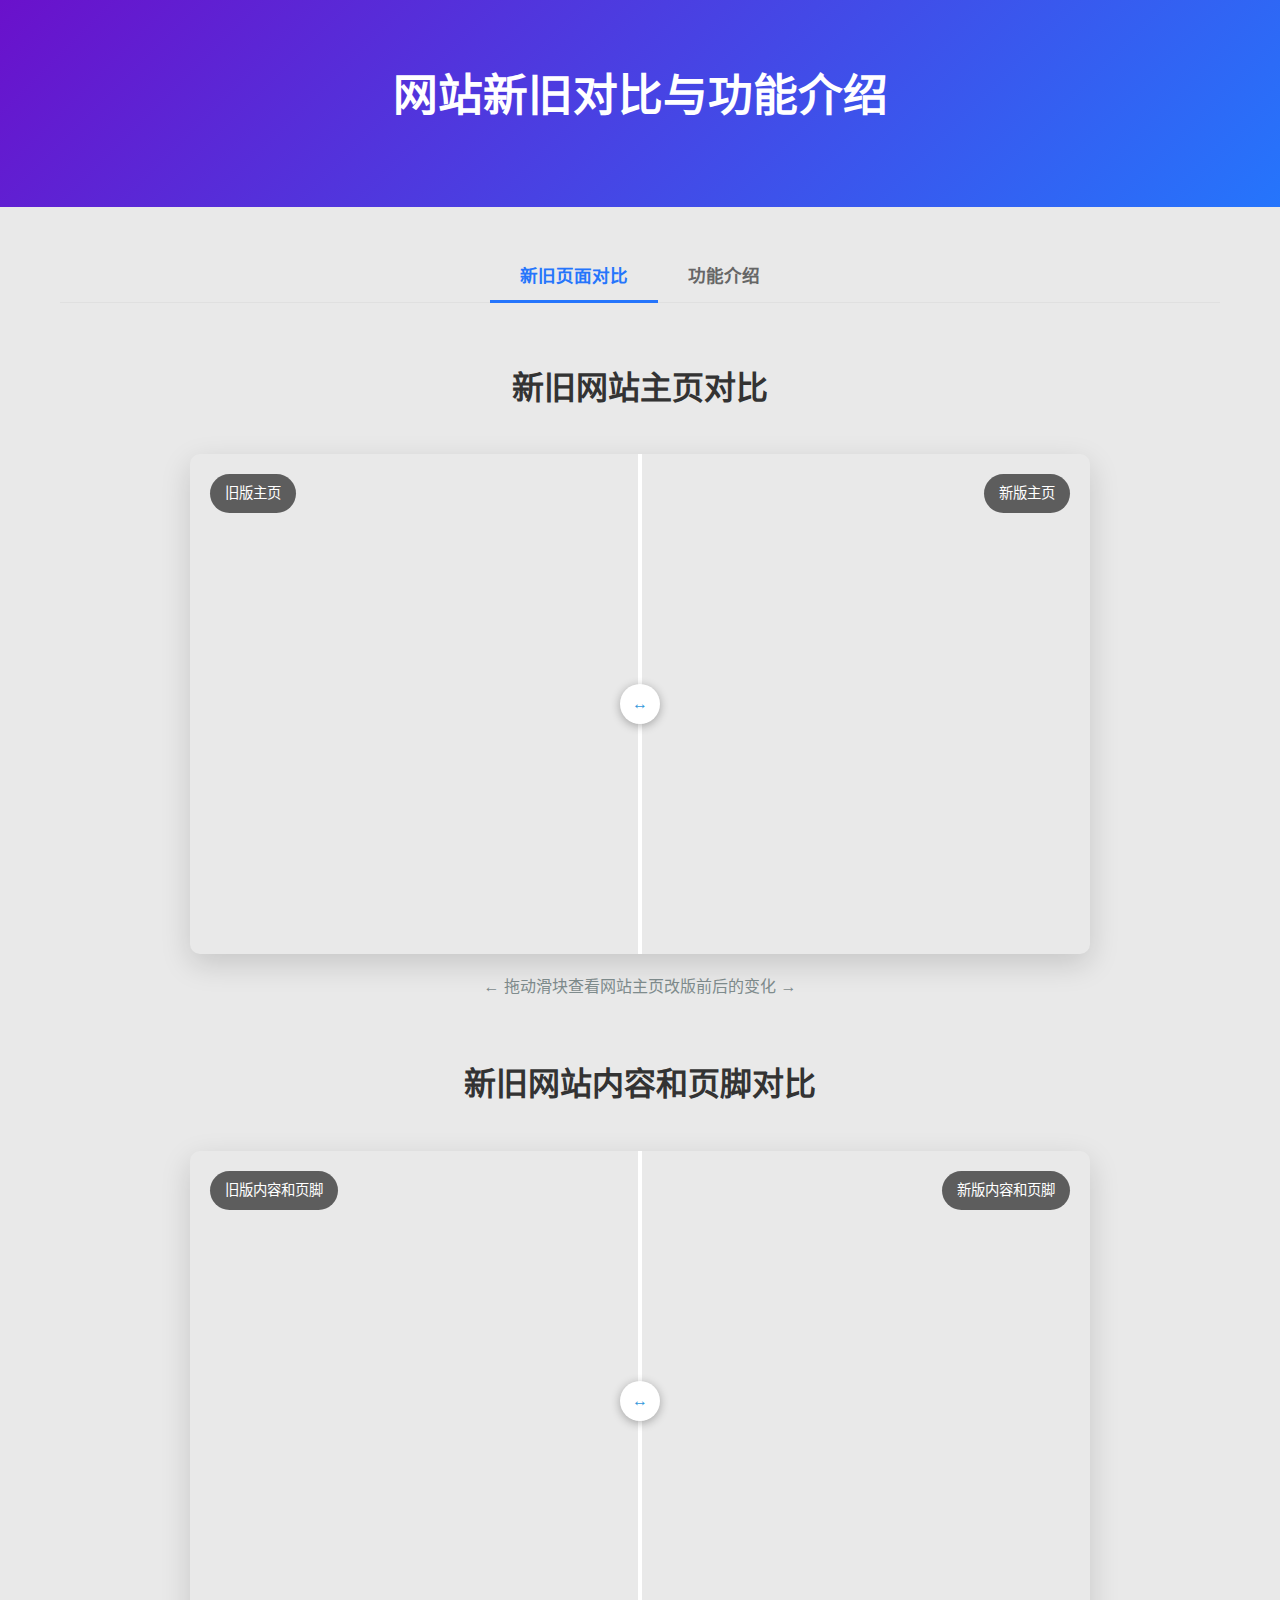
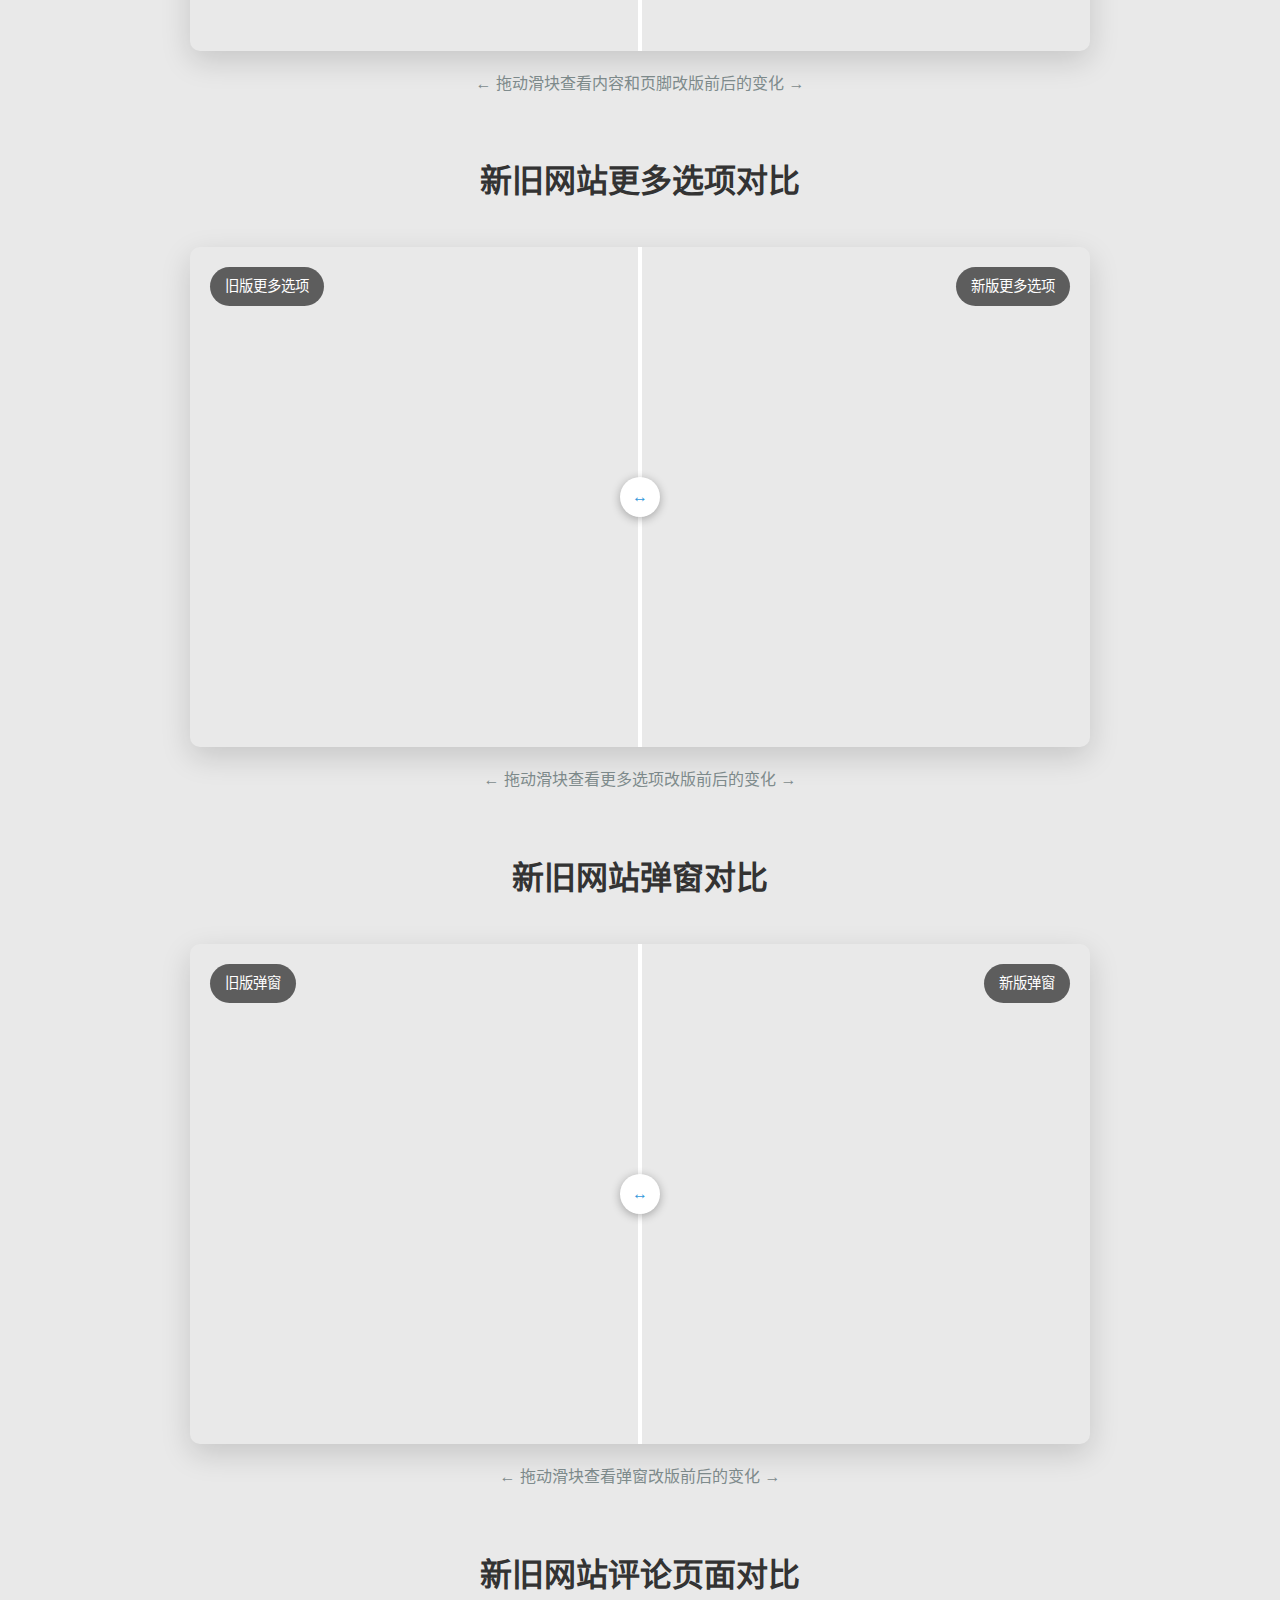
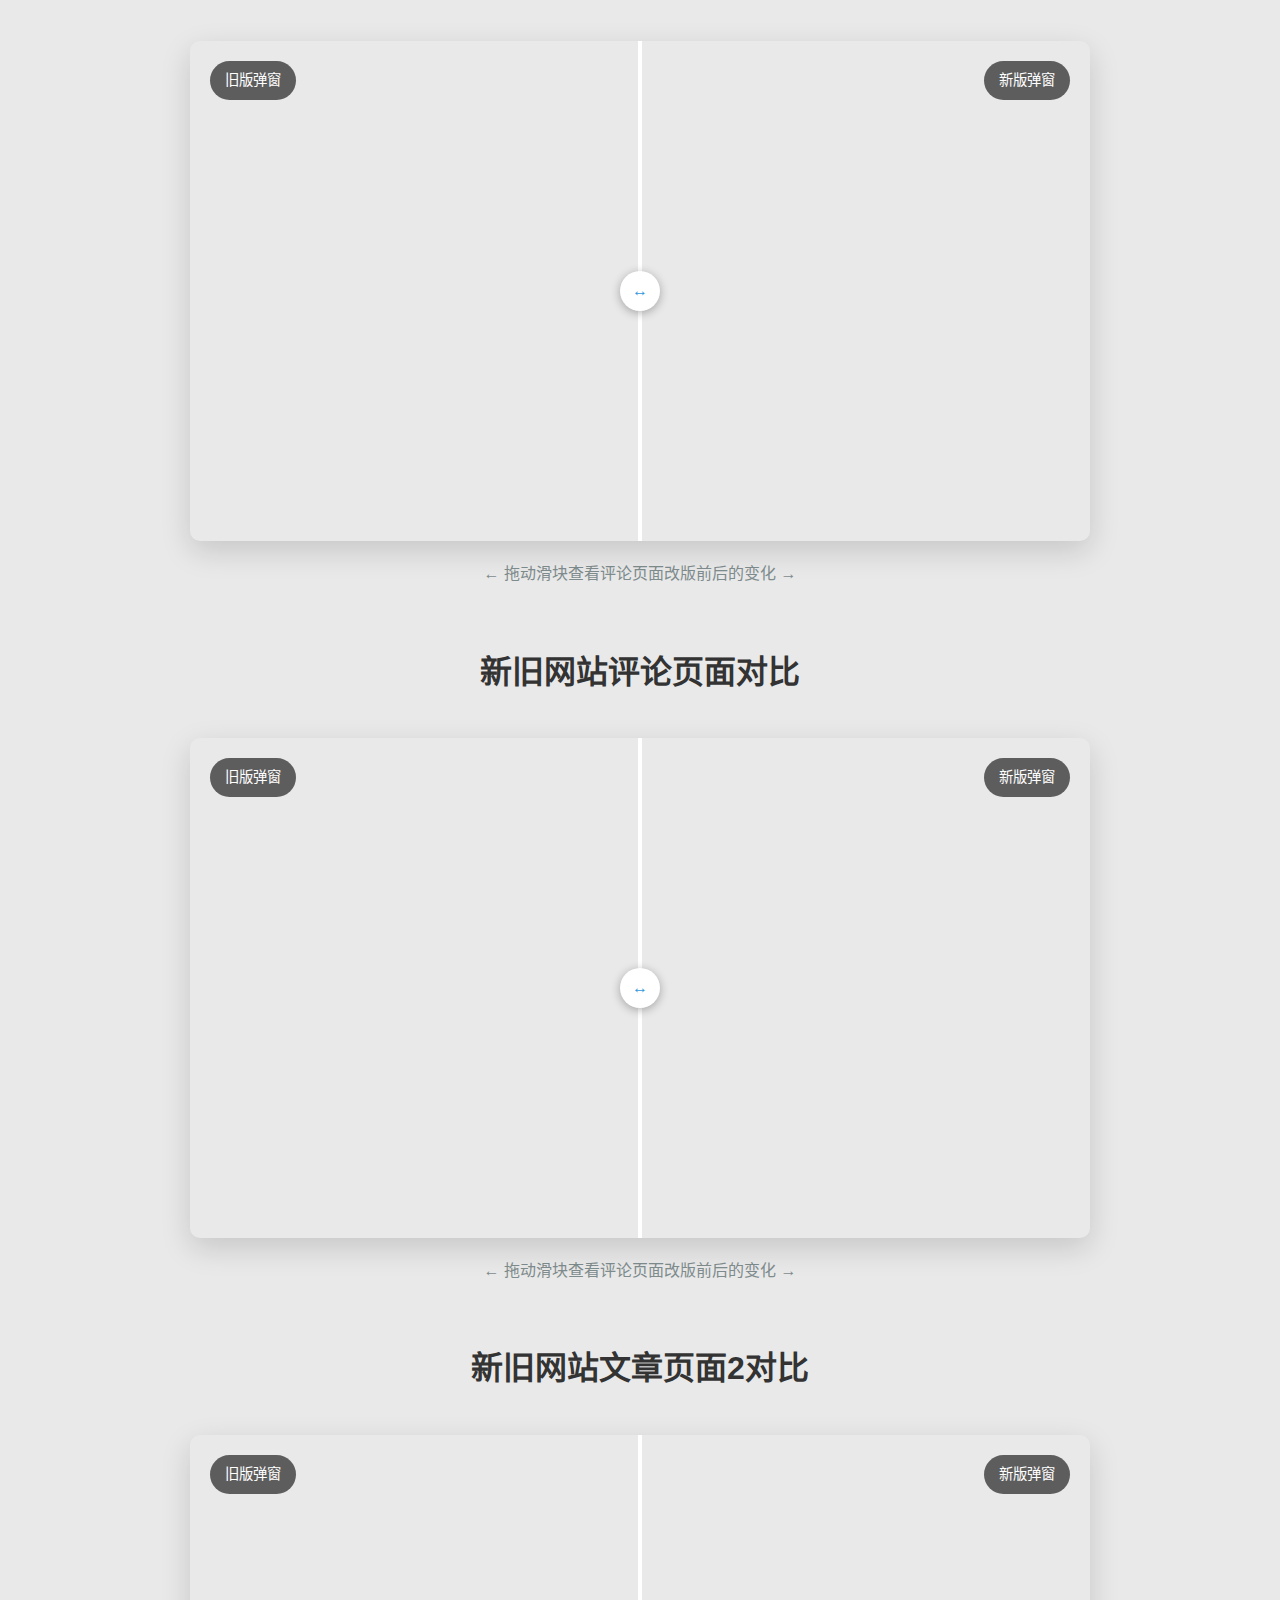
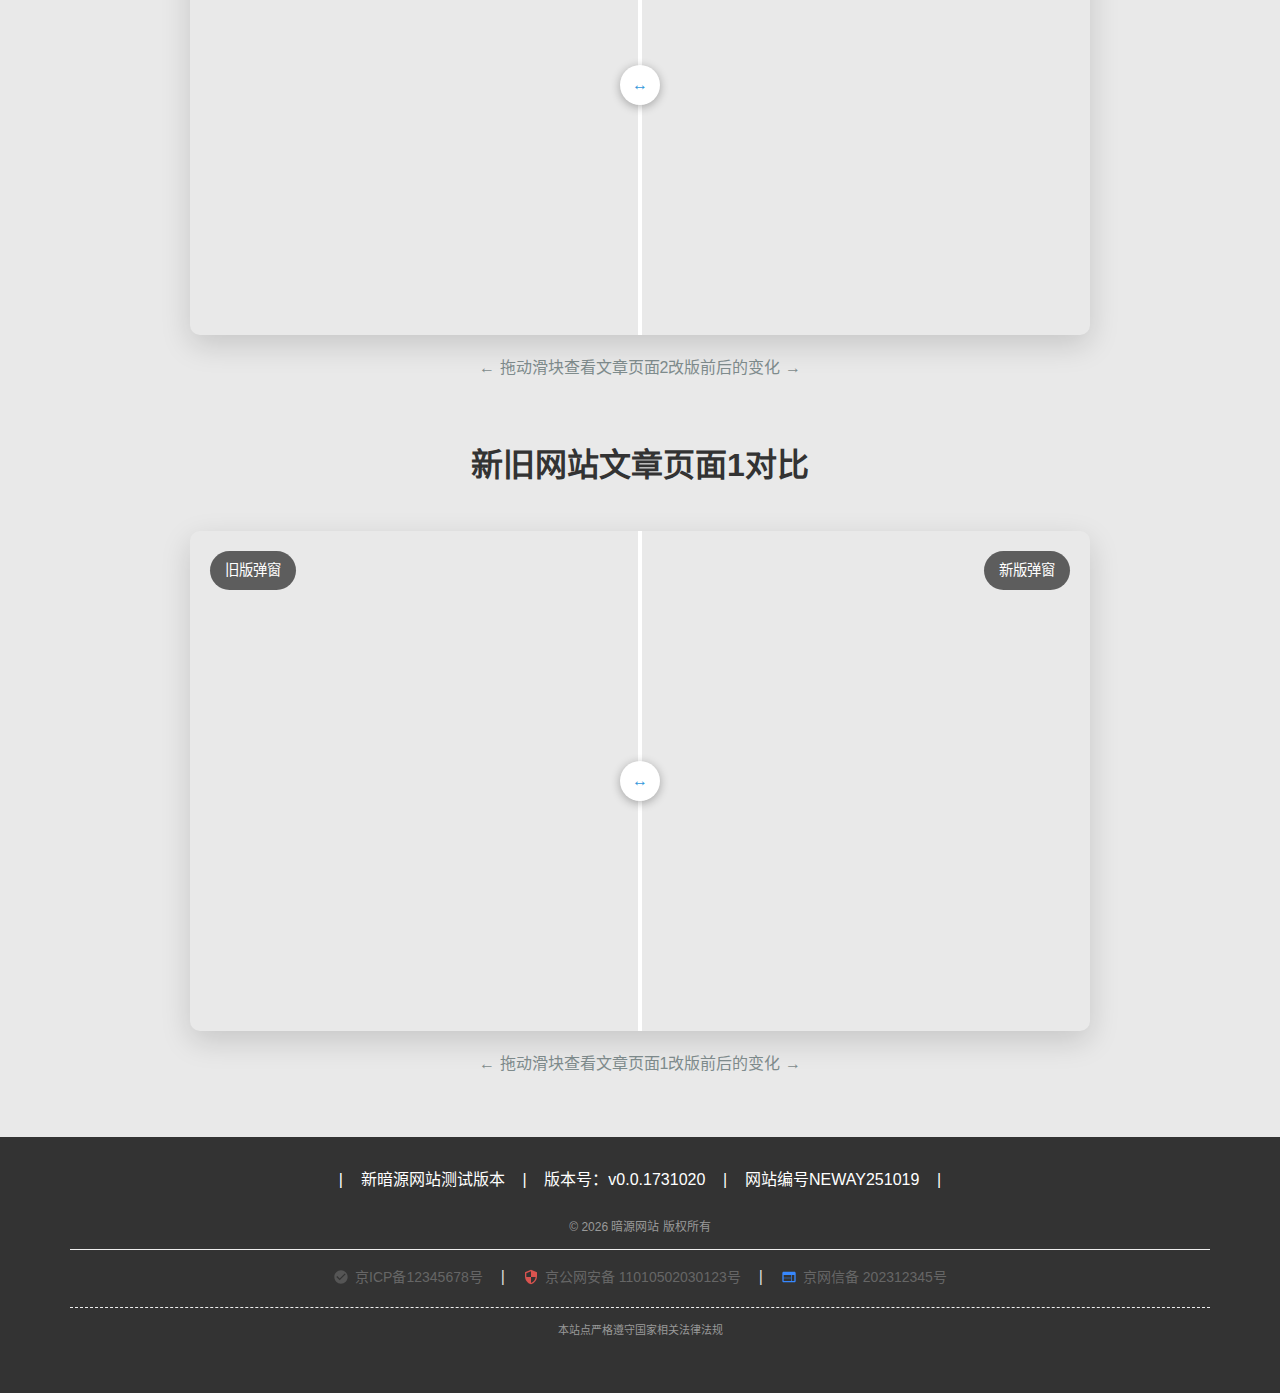
<file: about.html>
<!DOCTYPE html>
<html lang="zh-CN">
  <head>
    <meta charset="UTF-8" />
    <meta name="viewport" content="width=device-width, initial-scale=1.0" />
    <title>网站介绍 - 文章与功能</title>
    <link
      rel="Shortcut Icon"
      href="https://tuchuang.xkyfzs.top/img/favicon.png"
      type="image/x-icon"
    />
    <link rel="stylesheet" href="css/beian.css" />
    <style>
      * {
        margin: 0;
        padding: 0;
        box-sizing: border-box;
        font-family: "Segoe UI", "Microsoft YaHei", sans-serif;
      }

      body {
        background-color: #e9e9e9;
        color: #000000;
        line-height: 1.6;
      }

      .container {
        max-width: 1200px;
        margin: 0 auto;
        padding: 0 20px;
      }

      header {
        background: linear-gradient(135deg, #6a11cb 0%, #2575fc 100%);
        color: white;
        padding: 60px 0;
        text-align: center;
        margin-bottom: 40px;
      }

      header h1 {
        font-size: 2.8rem;
        margin-bottom: 15px;
        font-weight: 700;
      }

      header p {
        font-size: 1.2rem;
        max-width: 700px;
        margin: 0 auto;
        opacity: 0.9;
      }

      .nav-tabs {
        display: flex;
        justify-content: center;
        margin-bottom: 40px;
        border-bottom: 1px solid #e0e0e0;
      }

      .tab-btn {
        background: none;
        border: none;
        padding: 15px 30px;
        font-size: 1.1rem;
        font-weight: 600;
        color: #666;
        cursor: pointer;
        transition: all 0.3s ease;
        position: relative;
      }

      .tab-btn.active {
        color: #2575fc;
      }

      .tab-btn.active::after {
        content: "";
        position: absolute;
        bottom: -1px;
        left: 0;
        width: 100%;
        height: 3px;
        background-color: #2575fc;
      }

      .tab-btn:hover {
        color: #2575fc;
      }

      .tab-content {
        display: none;
        animation: fadeIn 0.5s ease;
      }

      .tab-content.active {
        display: block;
      }

      @keyframes fadeIn {
        from {
          opacity: 0;
          transform: translateY(10px);
        }
        to {
          opacity: 1;
          transform: translateY(0);
        }
      }

      .section-title {
        text-align: center;
        margin-bottom: 40px;
        color: #333;
        font-size: 2rem;
      }

      .cards-container {
        display: grid;
        grid-template-columns: repeat(auto-fill, minmax(350px, 1fr));
        gap: 30px;
        margin-bottom: 60px;
      }

      .card {
        background: white;
        border-radius: 10px;
        overflow: hidden;
        box-shadow: 0 5px 15px rgba(0, 0, 0, 0.05);
        transition: transform 0.3s ease, box-shadow 0.3s ease;
      }

      .card:hover {
        transform: translateY(-5px);
        box-shadow: 0 10px 25px rgba(0, 0, 0, 0.1);
      }

      .card-img {
        height: 200px;
        background-size: cover;
        background-position: center;
      }

      .card-content {
        padding: 25px;
      }

      .card h3 {
        font-size: 1.4rem;
        margin-bottom: 15px;
        color: #333;
      }

      .card p {
        color: #666;
        margin-bottom: 20px;
      }

      .card-meta {
        display: flex;
        justify-content: space-between;
        color: #888;
        font-size: 0.9rem;
        border-top: 1px solid #eee;
        padding-top: 15px;
      }

      .feature-list {
        list-style: none;
        max-width: 800px;
        margin: 0 auto 60px;
      }

      .feature-item {
        background: white;
        border-radius: 10px;
        padding: 25px;
        margin-bottom: 20px;
        box-shadow: 0 3px 10px rgba(0, 0, 0, 0.05);
        display: flex;
        align-items: flex-start;
      }

      .feature-icon {
        background: #2575fc;
        color: white;
        width: 50px;
        height: 50px;
        border-radius: 50%;
        display: flex;
        align-items: center;
        justify-content: center;
        margin-right: 20px;
        flex-shrink: 0;
        font-size: 1.5rem;
      }

      .feature-content h3 {
        margin-bottom: 10px;
        color: #333;
      }

      .feature-content p {
        color: #666;
      }

      footer {
        background: #333;
        color: white;
        text-align: center;
        padding: 30px 0;
        margin-top: 60px;
      }

      @media (max-width: 768px) {
        .cards-container {
          grid-template-columns: 1fr;
        }

        .feature-item {
          flex-direction: column;
        }

        .feature-icon {
          margin-bottom: 15px;
        }

        header h1 {
          font-size: 2.2rem;
        }
      }
    </style>
    <style>
      .image-comparison-section {
  margin: 60px 0;
}

.comparison-container {
  position: relative;
  width: 100%;
  max-width: 900px;
  height: 500px;
  margin: 0 auto 20px;
  border-radius: 10px;
  overflow: hidden;
  box-shadow: 0 10px 30px rgba(0, 0, 0, 0.15);
}

.image-container {
  position: absolute;
  top: 0;
  left: 0;
  width: 100%;
  height: 100%;
  overflow: hidden;
}

/* 基础图片（旧版）- 固定不动 */
.image-base {
  position: absolute;
  top: 0;
  left: 0;
  width: 100%;
  height: 100%;
  background-size: cover;
  background-position: center;
  z-index: 1;
}

/* 覆盖图片（新版）- 固定不动，通过clip-path裁剪 */
.image-overlay {
  position: absolute;
  top: 0;
  left: 0;
  width: 100%;
  height: 100%;
  background-size: cover;
  background-position: center;
  z-index: 2;
  clip-path: polygon(0 0, 50% 0, 50% 100%, 0 100%);
}

/* 滑块样式保持不变 */
.slider {
  position: absolute;
  top: 0;
  left: 50%;
  width: 4px;
  height: 100%;
  background-color: white;
  z-index: 10;
  cursor: col-resize;
  transform: translateX(-50%);
}

.slider::before {
  content: '';
  position: absolute;
  top: 50%;
  left: 50%;
  width: 40px;
  height: 40px;
  background-color: white;
  border-radius: 50%;
  transform: translate(-50%, -50%);
  box-shadow: 0 2px 10px rgba(0, 0, 0, 0.3);
}

.slider::after {
  content: '↔';
  position: absolute;
  top: 50%;
  left: 50%;
  transform: translate(-50%, -50%);
  color: #3498db;
  font-weight: bold;
  font-size: 16px;
}

.labels {
  position: absolute;
  top: 20px;
  width: 100%;
  display: flex;
  justify-content: space-between;
  padding: 0 20px;
  z-index: 5;
}

.label {
  background-color: rgba(0, 0, 0, 0.6);
  color: white;
  padding: 8px 15px;
  border-radius: 20px;
  font-size: 0.9rem;
  font-weight: 500;
}

.instructions {
  text-align: center;
  color: #7f8c8d;
  font-size: 1rem;
  margin-top: 15px;
}
    </style>
    <script
      src="//cdn.busuanzi.cc/busuanzi/3.6.9/busuanzi.min.js"
      defer
    ></script>
  </head>
  <body>
    <header>
      <div class="container">
        <h1>网站新旧对比与功能介绍</h1>
      </div>
    </header>

    <div class="container">
      <div class="nav-tabs">
        <button class="tab-btn active" data-tab="articles">新旧页面对比</button>
        <button class="tab-btn" data-tab="features">功能介绍</button>
      </div>

      <div id="articles" class="tab-content active">
        <!-- <h2 class="section-title">网站介绍</h2>
        <div class="cards-container">
          <div class="card">
            <div class="card-img" style="background-color: #6095f8"></div>
            <div class="card-content">
              <h3>2025年9月份新版网站制作</h3>
              <p>
                2025年9月19日暗源网站重新编写制作,带给大家一个全新的页面,并且更名为:新暗源网站!
              </p>
              <div class="card-meta">
                <span>网站介绍</span>
                <span>2025年9月19日</span>
              </div>
            </div>
          </div> -->
          <!-- 在这里添加图片对比部分 -->

<!-- 第一组对比 -->
<section class="image-comparison-section">
  <h2 class="section-title">新旧网站主页对比</h2>
  <div class="comparison-container" data-id="1">
    <div class="image-container">
      <div class="image-base" style="background-image: url('https://imgs.xkyfzs.top/xinjiuduibi/xin1.jpg')"></div>
      <div class="image-overlay" style="background-image: url('https://imgs.xkyfzs.top/xinjiuduibi/jiu1.jpg')"></div>
    </div>
    <div class="slider"></div>
    <div class="labels">
      <div class="label">旧版主页</div>
      <div class="label">新版主页</div>
    </div>
  </div>
  <p class="instructions">← 拖动滑块查看网站主页改版前后的变化 →</p>
</section>

<!-- 第二组对比 -->
<section class="image-comparison-section">
  <h2 class="section-title">新旧网站内容和页脚对比</h2>
  <div class="comparison-container" data-id="2">
    <div class="image-container">
      <div class="image-base" style="background-image: url('https://imgs.xkyfzs.top/xinjiuduibi/xin2.jpg')"></div>
      <div class="image-overlay" style="background-image: url('https://imgs.xkyfzs.top/xinjiuduibi/jiu2.jpg')"></div>
    </div>
    <div class="slider"></div>
    <div class="labels">
      <div class="label">旧版内容和页脚</div>
      <div class="label">新版内容和页脚</div>
    </div>
  </div>
  <p class="instructions">← 拖动滑块查看内容和页脚改版前后的变化 →</p>
</section>

<!-- 第三组对比 -->
<section class="image-comparison-section">
  <h2 class="section-title">新旧网站更多选项对比</h2>
  <div class="comparison-container" data-id="3">
    <div class="image-container">
      <div class="image-base" style="background-image: url('https://imgs.xkyfzs.top/xinjiuduibi/xin3.jpg')"></div>
      <div class="image-overlay" style="background-image: url('https://imgs.xkyfzs.top/xinjiuduibi/jiu3.jpg')"></div>
    </div>
    <div class="slider"></div>
    <div class="labels">
      <div class="label">旧版更多选项</div>
      <div class="label">新版更多选项</div>
    </div>
  </div>
  <p class="instructions">← 拖动滑块查看更多选项改版前后的变化 →</p>
</section>

<!-- 第三组对比 -->
<section class="image-comparison-section">
  <h2 class="section-title">新旧网站弹窗对比</h2>
  <div class="comparison-container" data-id="4">
    <div class="image-container">
      <div class="image-base" style="background-image: url('https://imgs.xkyfzs.top/xinjiuduibi/xin4.jpg')"></div>
      <div class="image-overlay" style="background-image: url('https://imgs.xkyfzs.top/xinjiuduibi/jiu4.jpg')"></div>
    </div>
    <div class="slider"></div>
    <div class="labels">
      <div class="label">旧版弹窗</div>
      <div class="label">新版弹窗</div>
    </div>
  </div>
  <p class="instructions">← 拖动滑块查看弹窗改版前后的变化 →</p>
</section>
<!-- 第四组对比 -->
<section class="image-comparison-section">
  <h2 class="section-title">新旧网站评论页面对比</h2>
  <div class="comparison-container" data-id="5">
    <div class="image-container">
      <div class="image-base" style="background-image: url('https://imgs.xkyfzs.top/xinjiuduibi/xin5.jpg')"></div>
      <div class="image-overlay" style="background-image: url('https://imgs.xkyfzs.top/xinjiuduibi/jiu5.jpg')"></div>
    </div>
    <div class="slider"></div>
    <div class="labels">
      <div class="label">旧版弹窗</div>
      <div class="label">新版弹窗</div>
    </div>
  </div>
  <p class="instructions">← 拖动滑块查看评论页面改版前后的变化 →</p>
</section>
<!-- 第五组对比 -->
<section class="image-comparison-section">
  <h2 class="section-title">新旧网站评论页面对比</h2>
  <div class="comparison-container" data-id="6">
    <div class="image-container">
      <div class="image-base" style="background-image: url('https://imgs.xkyfzs.top/xinjiuduibi/xin8.jpg')"></div>
      <div class="image-overlay" style="background-image: url('https://imgs.xkyfzs.top/xinjiuduibi/jiu8.jpg')"></div>
    </div>
    <div class="slider"></div>
    <div class="labels">
      <div class="label">旧版弹窗</div>
      <div class="label">新版弹窗</div>
    </div>
  </div>
  <p class="instructions">← 拖动滑块查看评论页面改版前后的变化 →</p>
</section>
<!-- 第六组对比 -->
<section class="image-comparison-section">
  <h2 class="section-title">新旧网站文章页面2对比</h2>
  <div class="comparison-container" data-id="7">
    <div class="image-container">
      <div class="image-base" style="background-image: url('https://imgs.xkyfzs.top/xinjiuduibi/xin6.jpg')"></div>
      <div class="image-overlay" style="background-image: url('https://imgs.xkyfzs.top/xinjiuduibi/jiu6.jpg')"></div>
    </div>
    <div class="slider"></div>
    <div class="labels">
      <div class="label">旧版弹窗</div>
      <div class="label">新版弹窗</div>
    </div>
  </div>
  <p class="instructions">← 拖动滑块查看文章页面2改版前后的变化 →</p>
</section>
<!-- 第七组对比 -->
<section class="image-comparison-section">
  <h2 class="section-title">新旧网站文章页面1对比</h2>
  <div class="comparison-container" data-id="8">
    <div class="image-container">
      <div class="image-base" style="background-image: url('https://imgs.xkyfzs.top/xinjiuduibi/xin7.jpg')"></div>
      <div class="image-overlay" style="background-image: url('https://imgs.xkyfzs.top/xinjiuduibi/jiu7.jpg')"></div>
    </div>
    <div class="slider"></div>
    <div class="labels">
      <div class="label">旧版弹窗</div>
      <div class="label">新版弹窗</div>
    </div>
  </div>
  <p class="instructions">← 拖动滑块查看文章页面1改版前后的变化 →</p>
</section>
          <!-- ///////////////////////////////// -->
        </div>
      </div>

      <div id="features" class="tab-content">
        <h2 class="section-title">核心功能</h2>
        <ul class="feature-list">
          <li class="feature-item">
            <div class="feature-icon">📱</div>
            <div class="feature-content">
              <h3>响应式设计</h3>
              <p>
                我们的网站采用完全响应式设计，确保在任何设备上都能提供完美的浏览体验，从桌面电脑到移动设备。
              </p>
            </div>
          </li>

          <li class="feature-item">
            <div class="feature-icon">🔍</div>
            <div class="feature-content">
              <h3>智能搜索</h3>
              <p>
                强大的搜索引擎能够快速找到您需要的内容，支持中文搜索、英文搜索。
              </p>
            </div>
          </li>

          <li class="feature-item">
            <div class="feature-icon">📊</div>
            <div class="feature-content">
              <h3>数据展示</h3>
              <p>详细的数据会展示在页脚和关于网站页面内。</p>
            </div>
          </li>
        </ul>
      </div>
      <!-- ///////////////// -->
    </div>

    <footer>
      <div class="container">
        <p>
          |&nbsp;&nbsp;&nbsp;&nbsp;新暗源网站测试版本&nbsp;&nbsp;&nbsp;&nbsp;|&nbsp;&nbsp;&nbsp;&nbsp;版本号：v0.0.1731020&nbsp;&nbsp;&nbsp;&nbsp;|&nbsp;&nbsp;&nbsp;&nbsp;网站编号NEWAY251019&nbsp;&nbsp;&nbsp;&nbsp;|
        </p>
      </div>
    <div id="record-container"></div>
      </footer>
    <script src="js/beian.js"></script>
    <script src="js/beian2.js"></script>

    <script>
      document.addEventListener("DOMContentLoaded", function () {
        const tabBtns = document.querySelectorAll(".tab-btn");
        const tabContents = document.querySelectorAll(".tab-content");

        tabBtns.forEach((btn) => {
          btn.addEventListener("click", () => {
            // 移除所有活动类
            tabBtns.forEach((b) => b.classList.remove("active"));
            tabContents.forEach((c) => c.classList.remove("active"));

            // 添加活动类到当前选项卡
            btn.classList.add("active");
            const tabId = btn.getAttribute("data-tab");
            document.getElementById(tabId).classList.add("active");
          });
        });
      });
      // 为所有对比组件初始化拖动功能
document.querySelectorAll('.comparison-container').forEach(container => {
  const slider = container.querySelector('.slider');
  const overlayImage = container.querySelector('.image-overlay');
  let isDragging = false;

  // 鼠标按下事件
  slider.addEventListener('mousedown', function(e) {
    isDragging = true;
    e.preventDefault();
  });

  // 触摸开始事件
  slider.addEventListener('touchstart', function(e) {
    isDragging = true;
    e.preventDefault();
  });

  // 鼠标/触摸移动事件
  document.addEventListener('mousemove', function(e) {
    if (!isDragging) return;
    moveSlider(e, container, overlayImage, slider);
  });

  document.addEventListener('touchmove', function(e) {
    if (!isDragging) return;
    moveSlider(e, container, overlayImage, slider);
  });

  // 鼠标/触摸结束事件
  document.addEventListener('mouseup', function() {
    isDragging = false;
  });

  document.addEventListener('touchend', function() {
    isDragging = false;
  });
});

// 通用的拖动函数 - 只修改clip-path，不移动图片
function moveSlider(e, container, overlayImage, slider) {
  let clientX;
  if (e.type === 'touchmove') {
    clientX = e.touches[0].clientX;
  } else {
    clientX = e.clientX;
  }
  
  const containerRect = container.getBoundingClientRect();
  const containerLeft = containerRect.left;
  const containerWidth = containerRect.width;
  
  // 计算滑块位置
  let position = ((clientX - containerLeft) / containerWidth) * 100;
  
  // 限制滑块在容器范围内
  if (position < 0) position = 0;
  if (position > 100) position = 100;
  
  // 更新覆盖图片的裁剪区域和滑块位置
  overlayImage.style.clipPath = `polygon(0 0, ${position}% 0, ${position}% 100%, 0 100%)`;
  slider.style.left = position + '%';
}
    </script>
  </body>
</html>
</file>
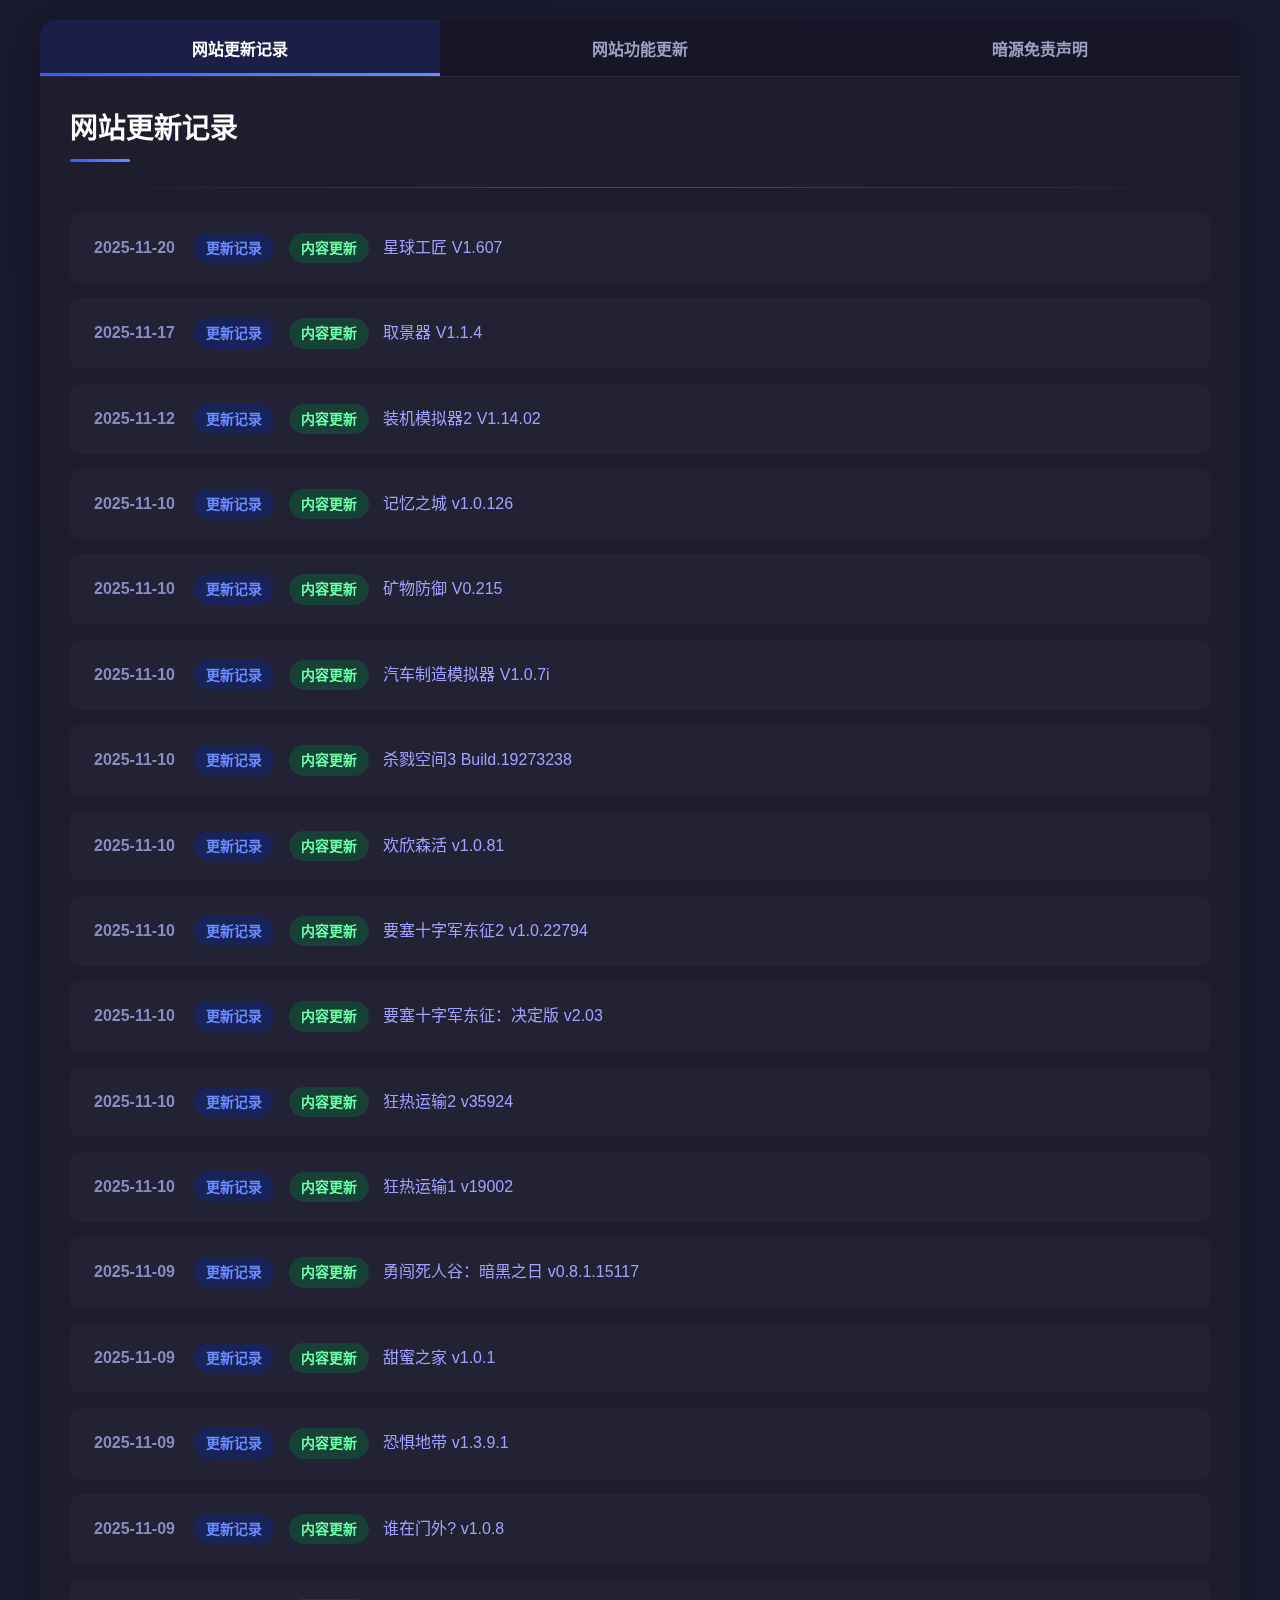
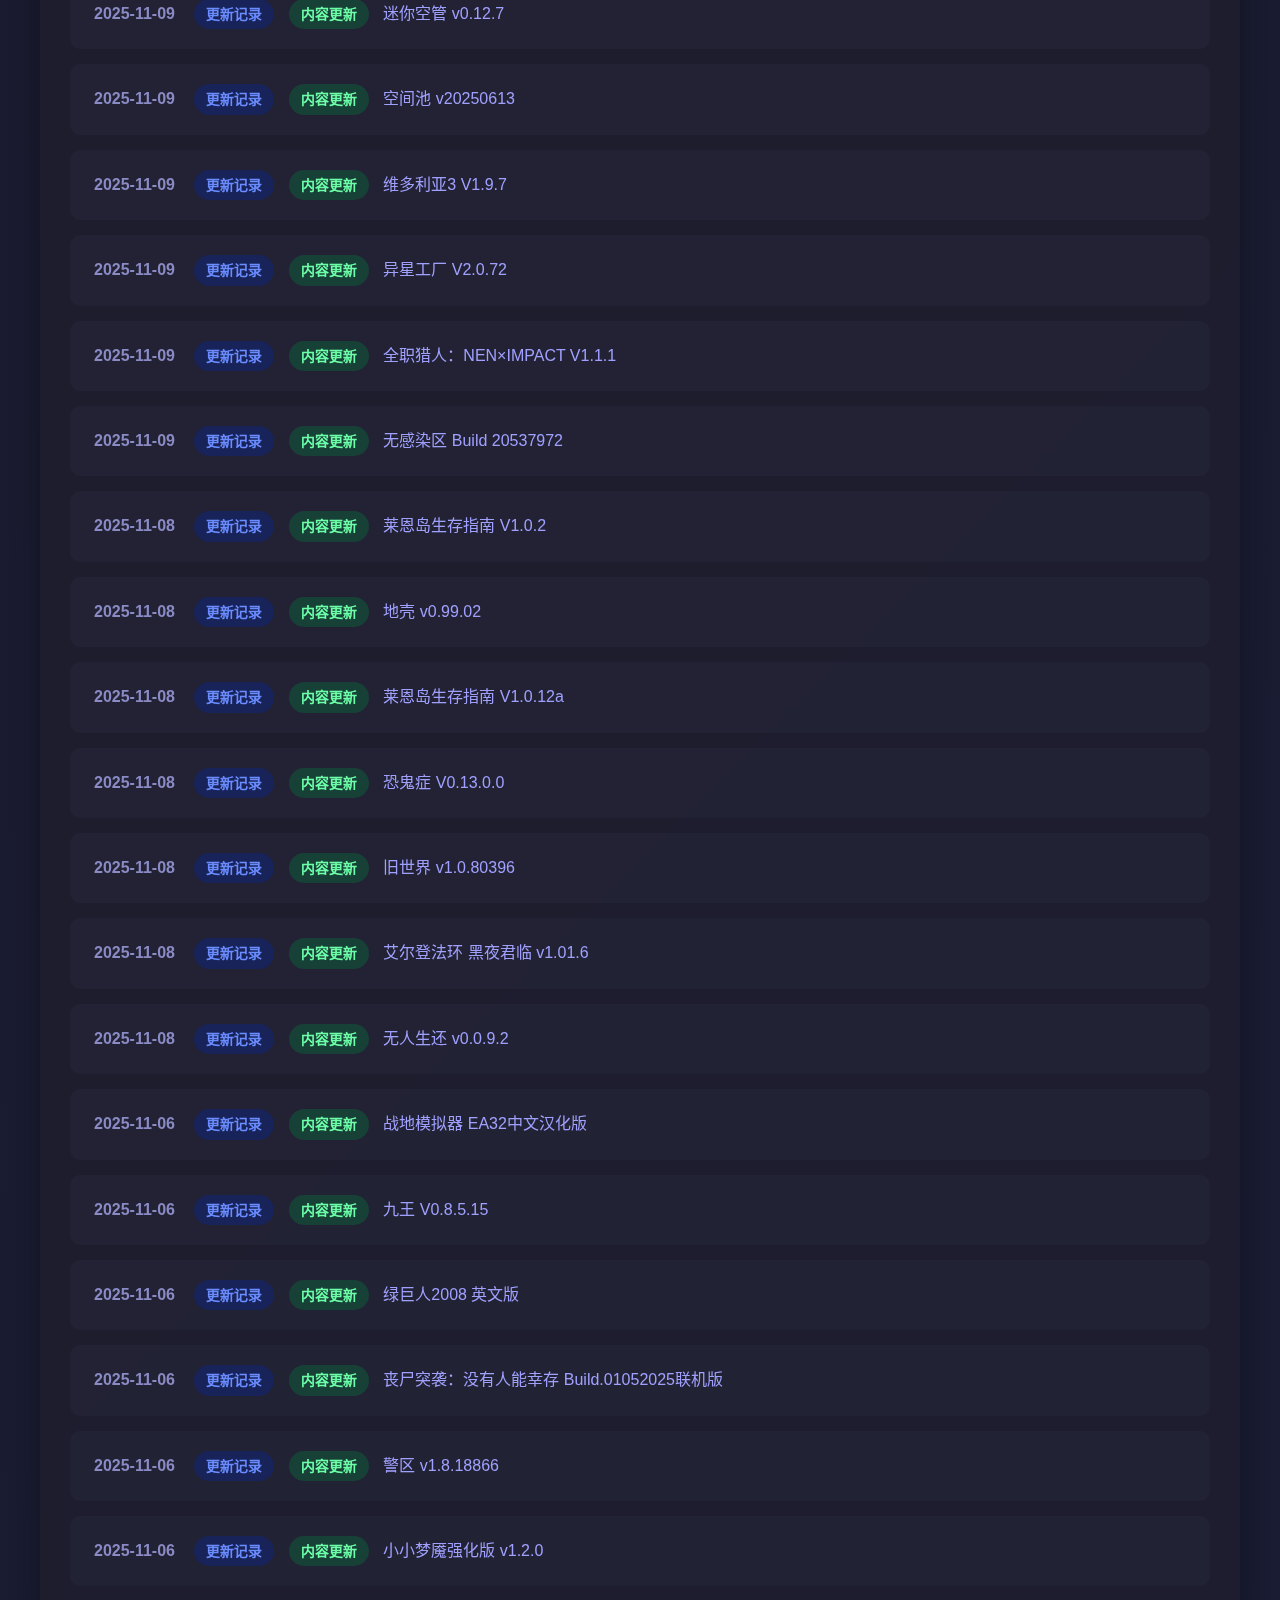
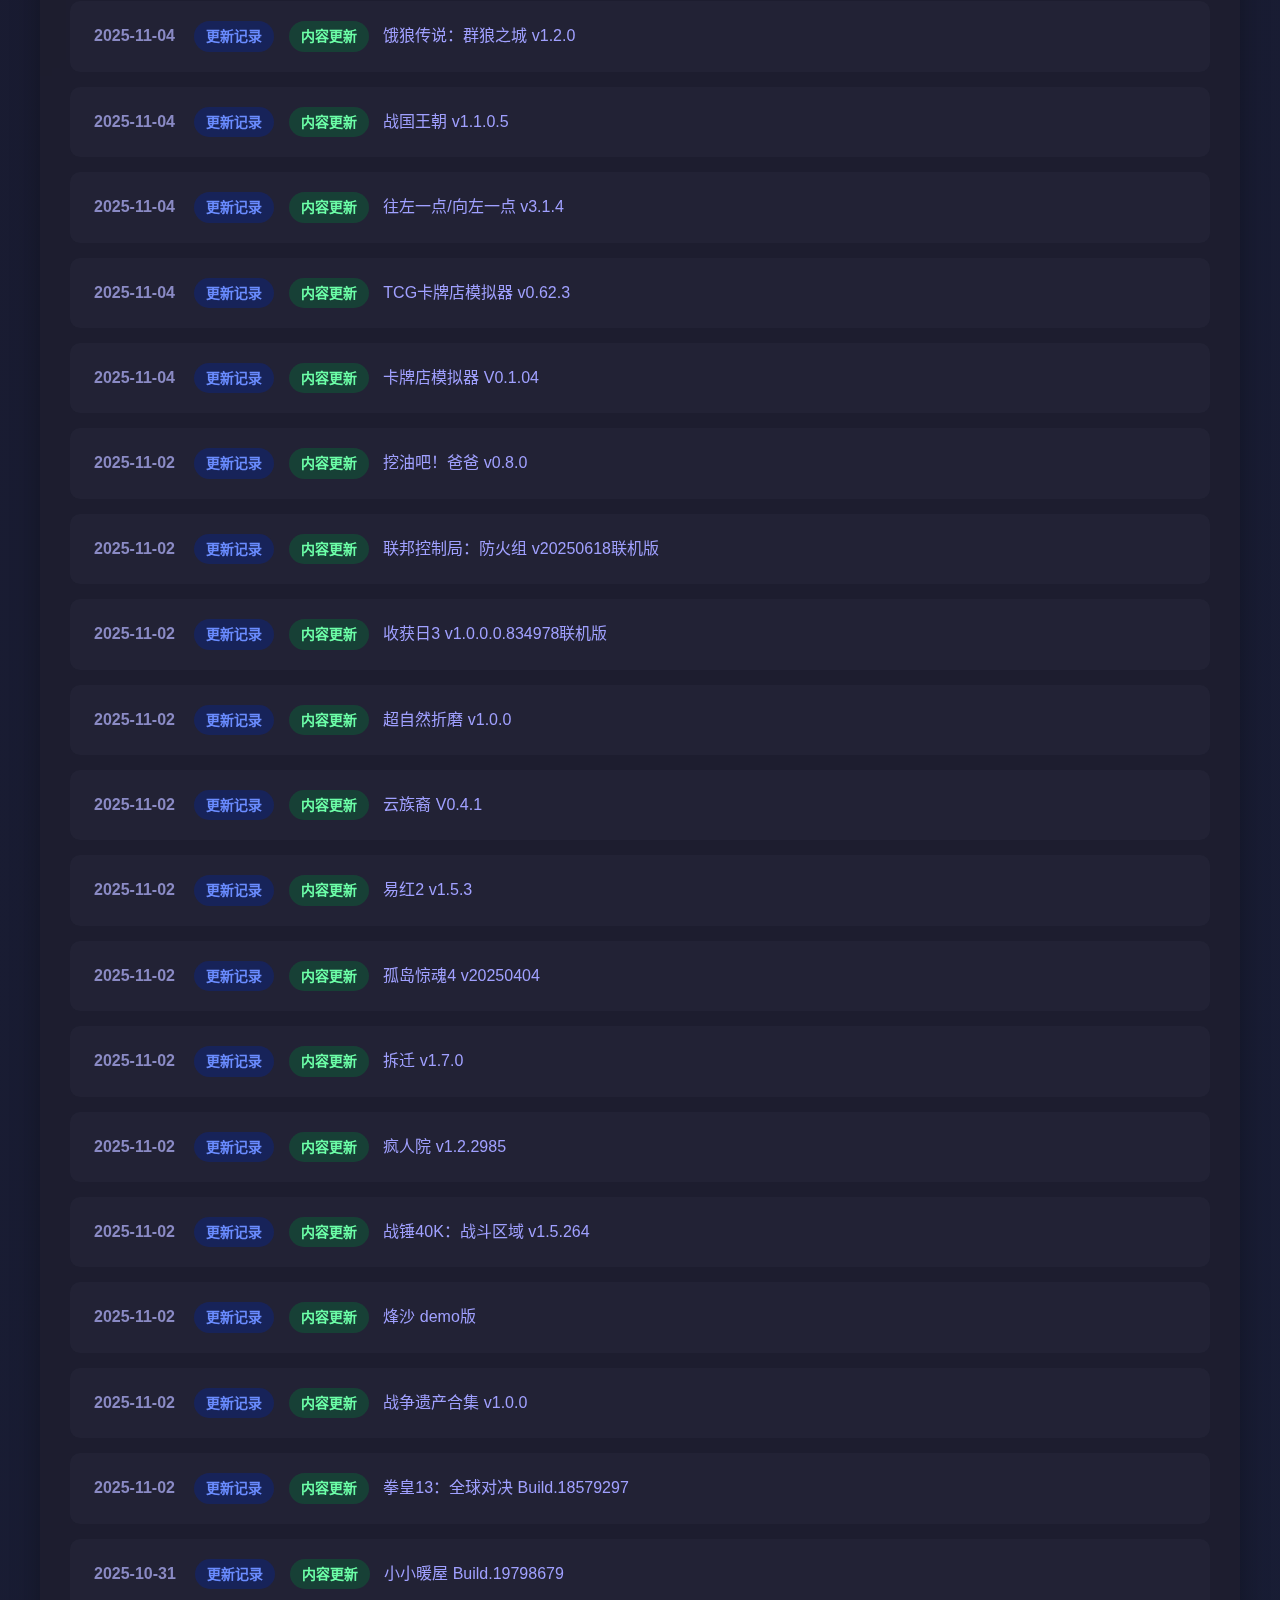
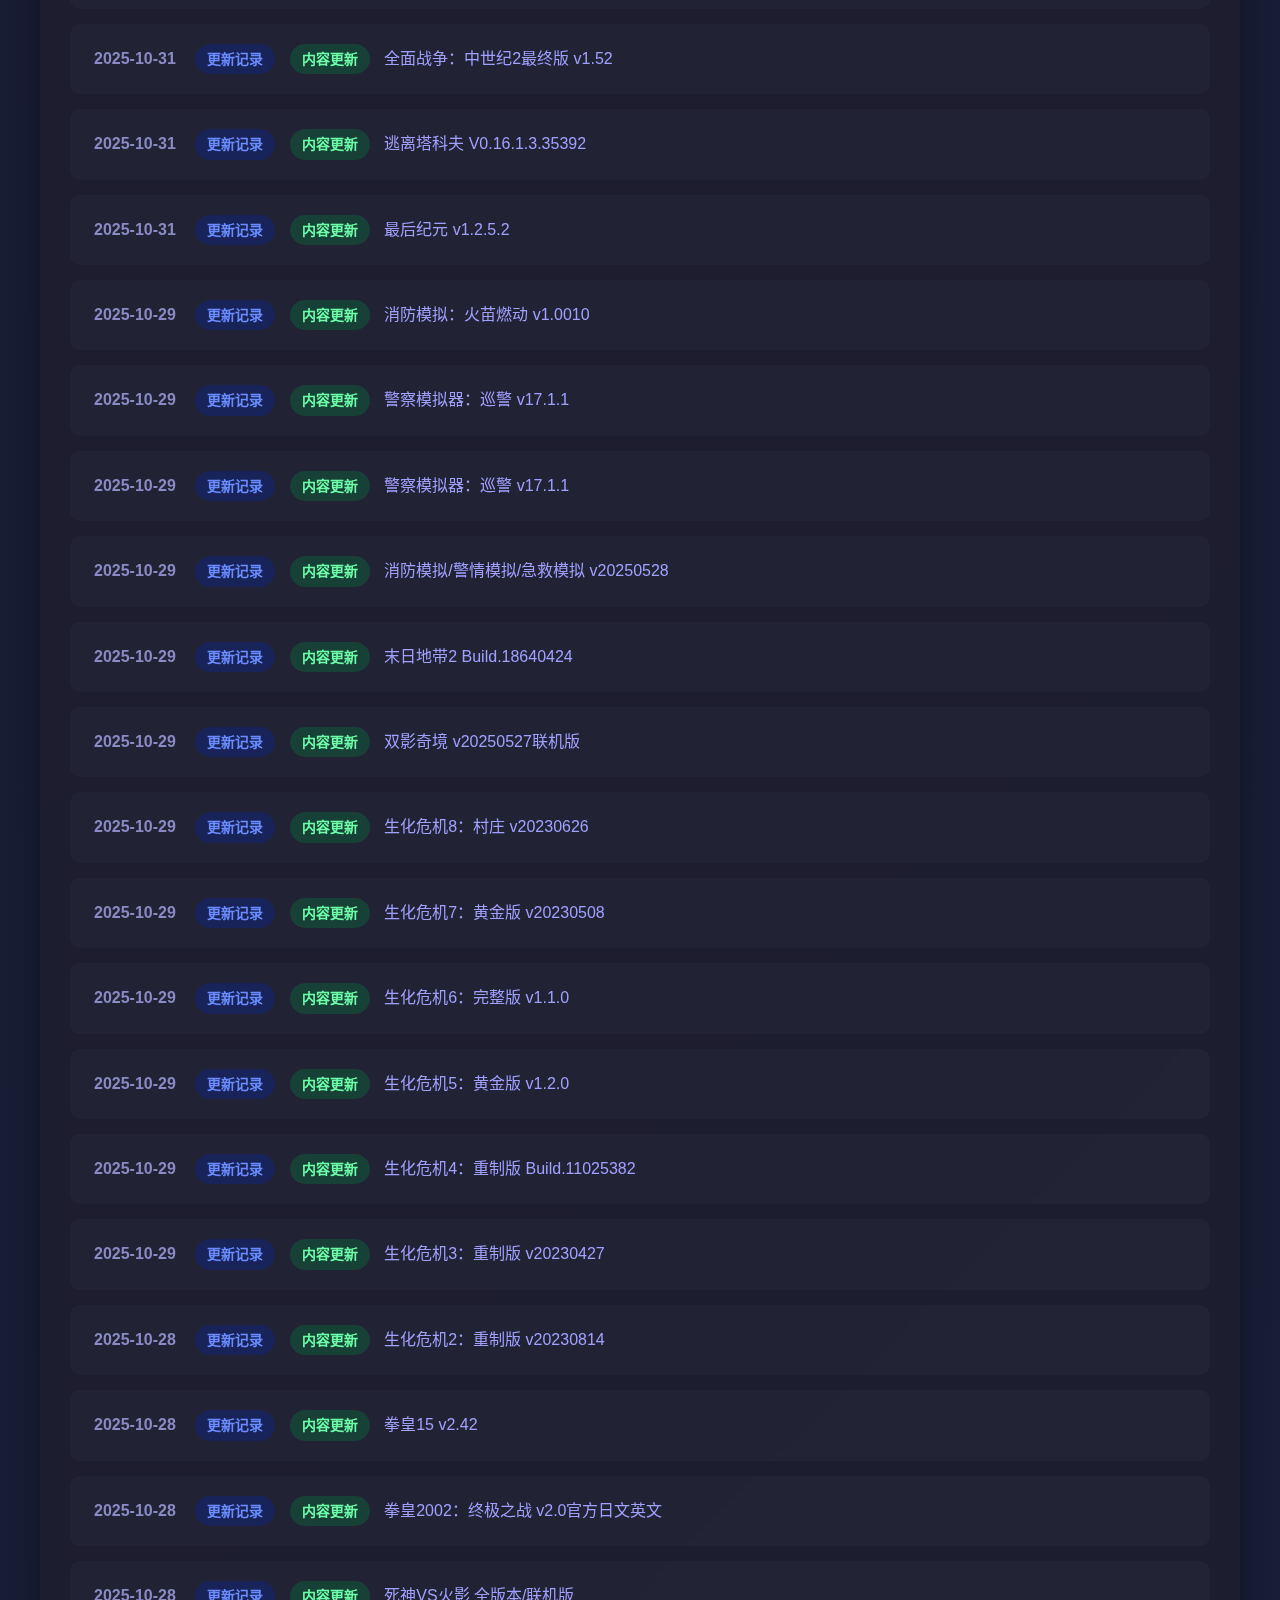
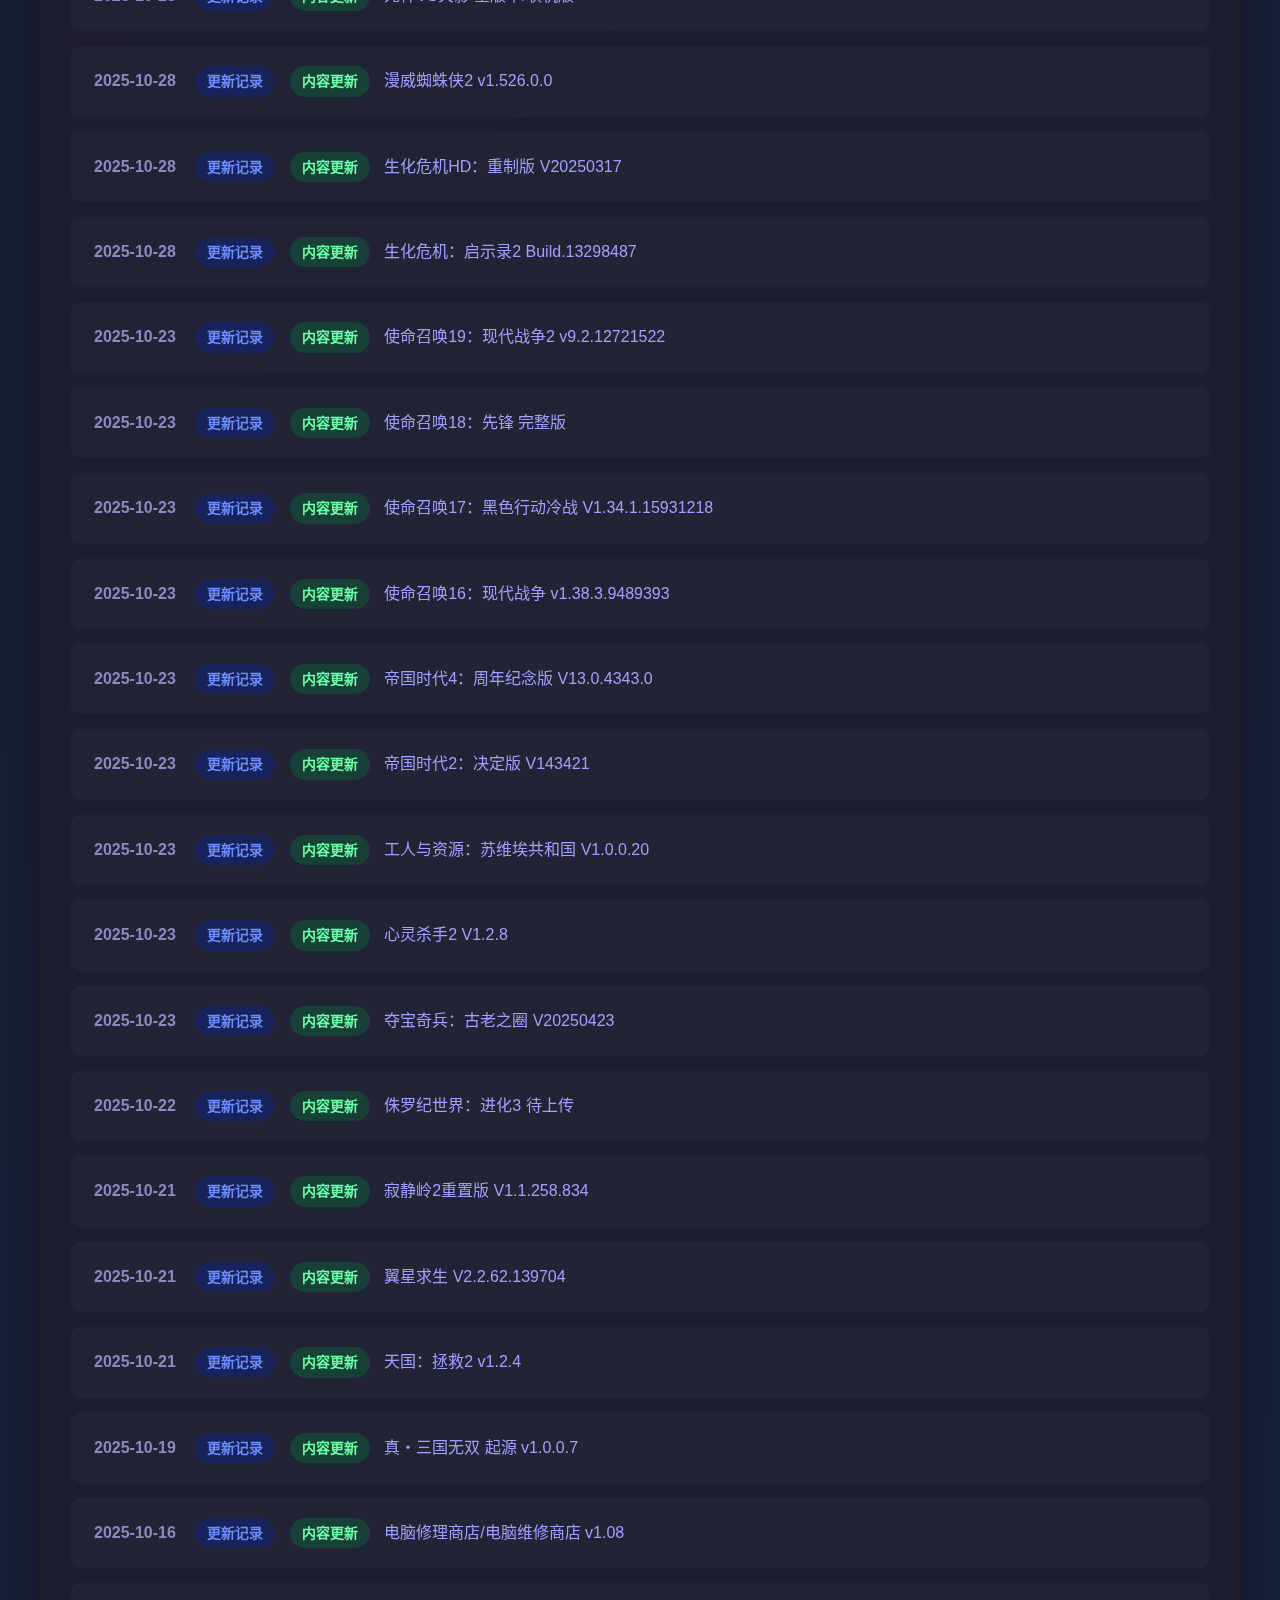
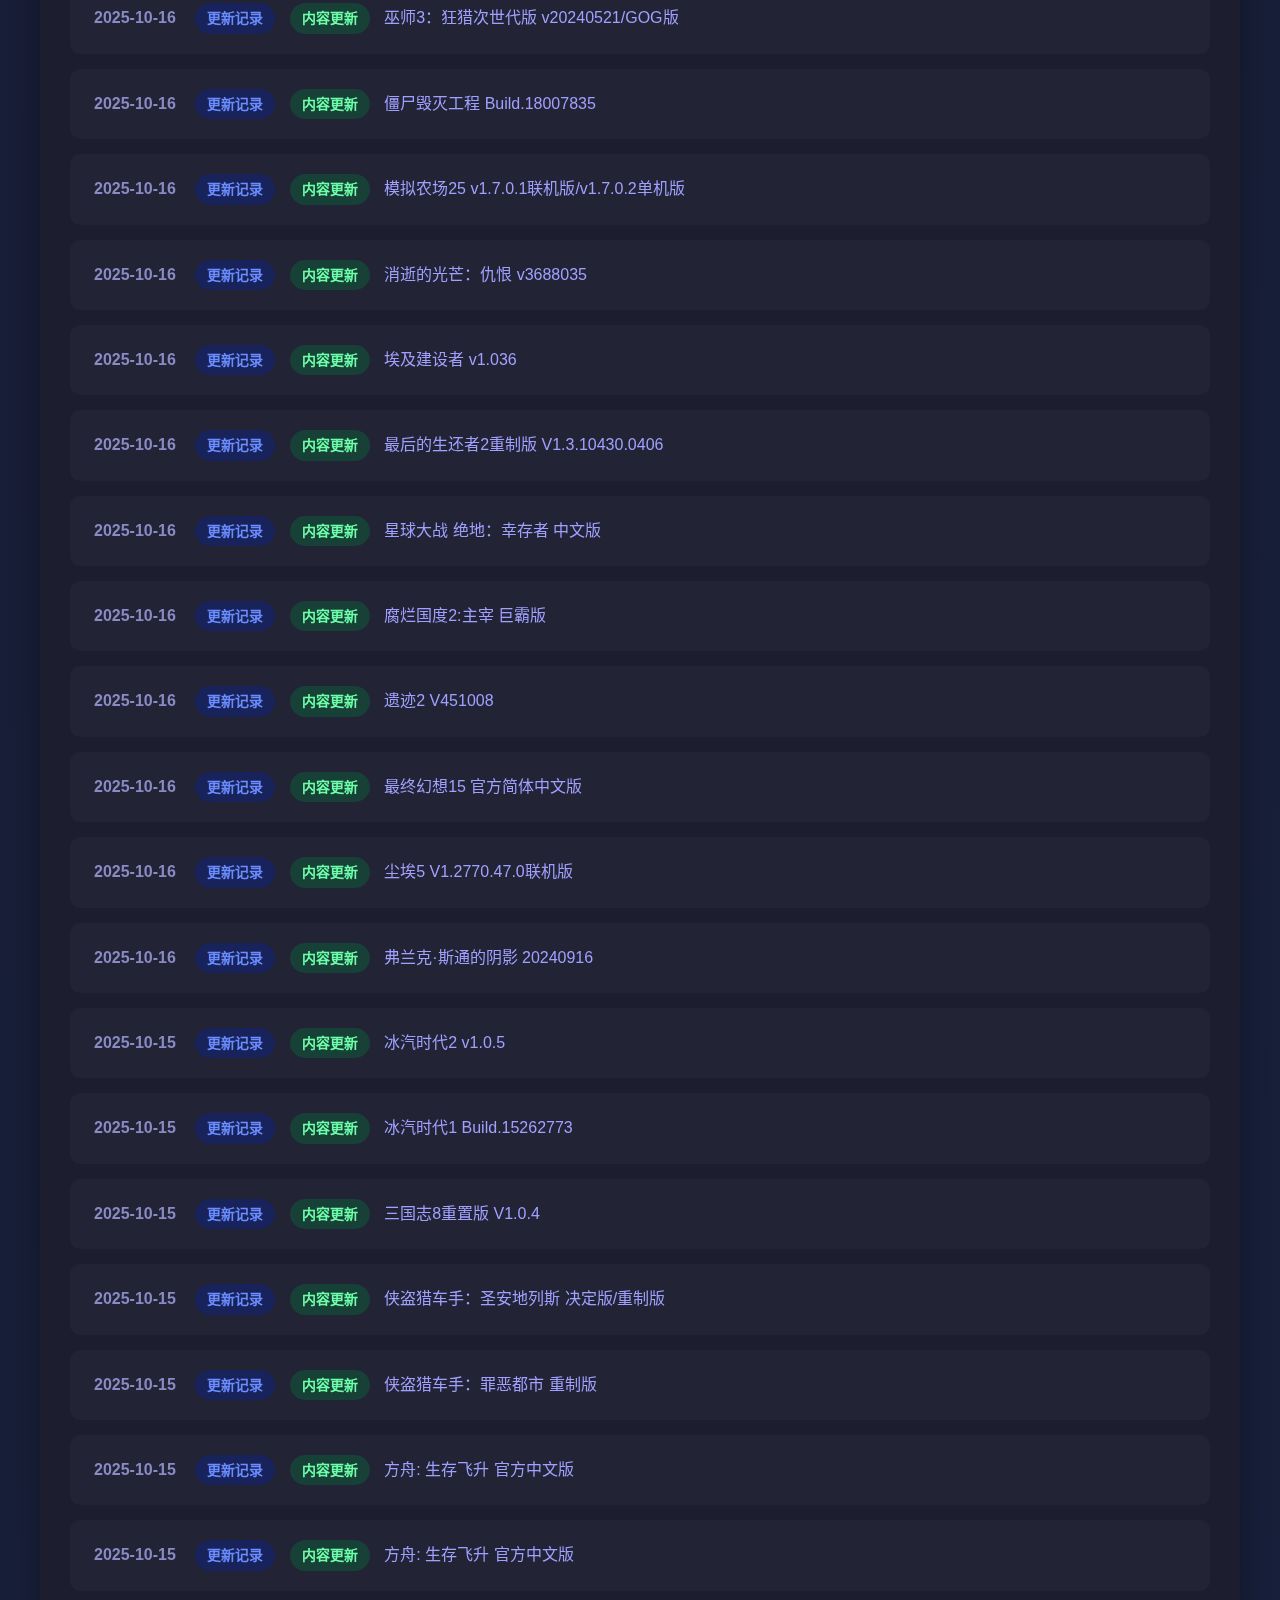
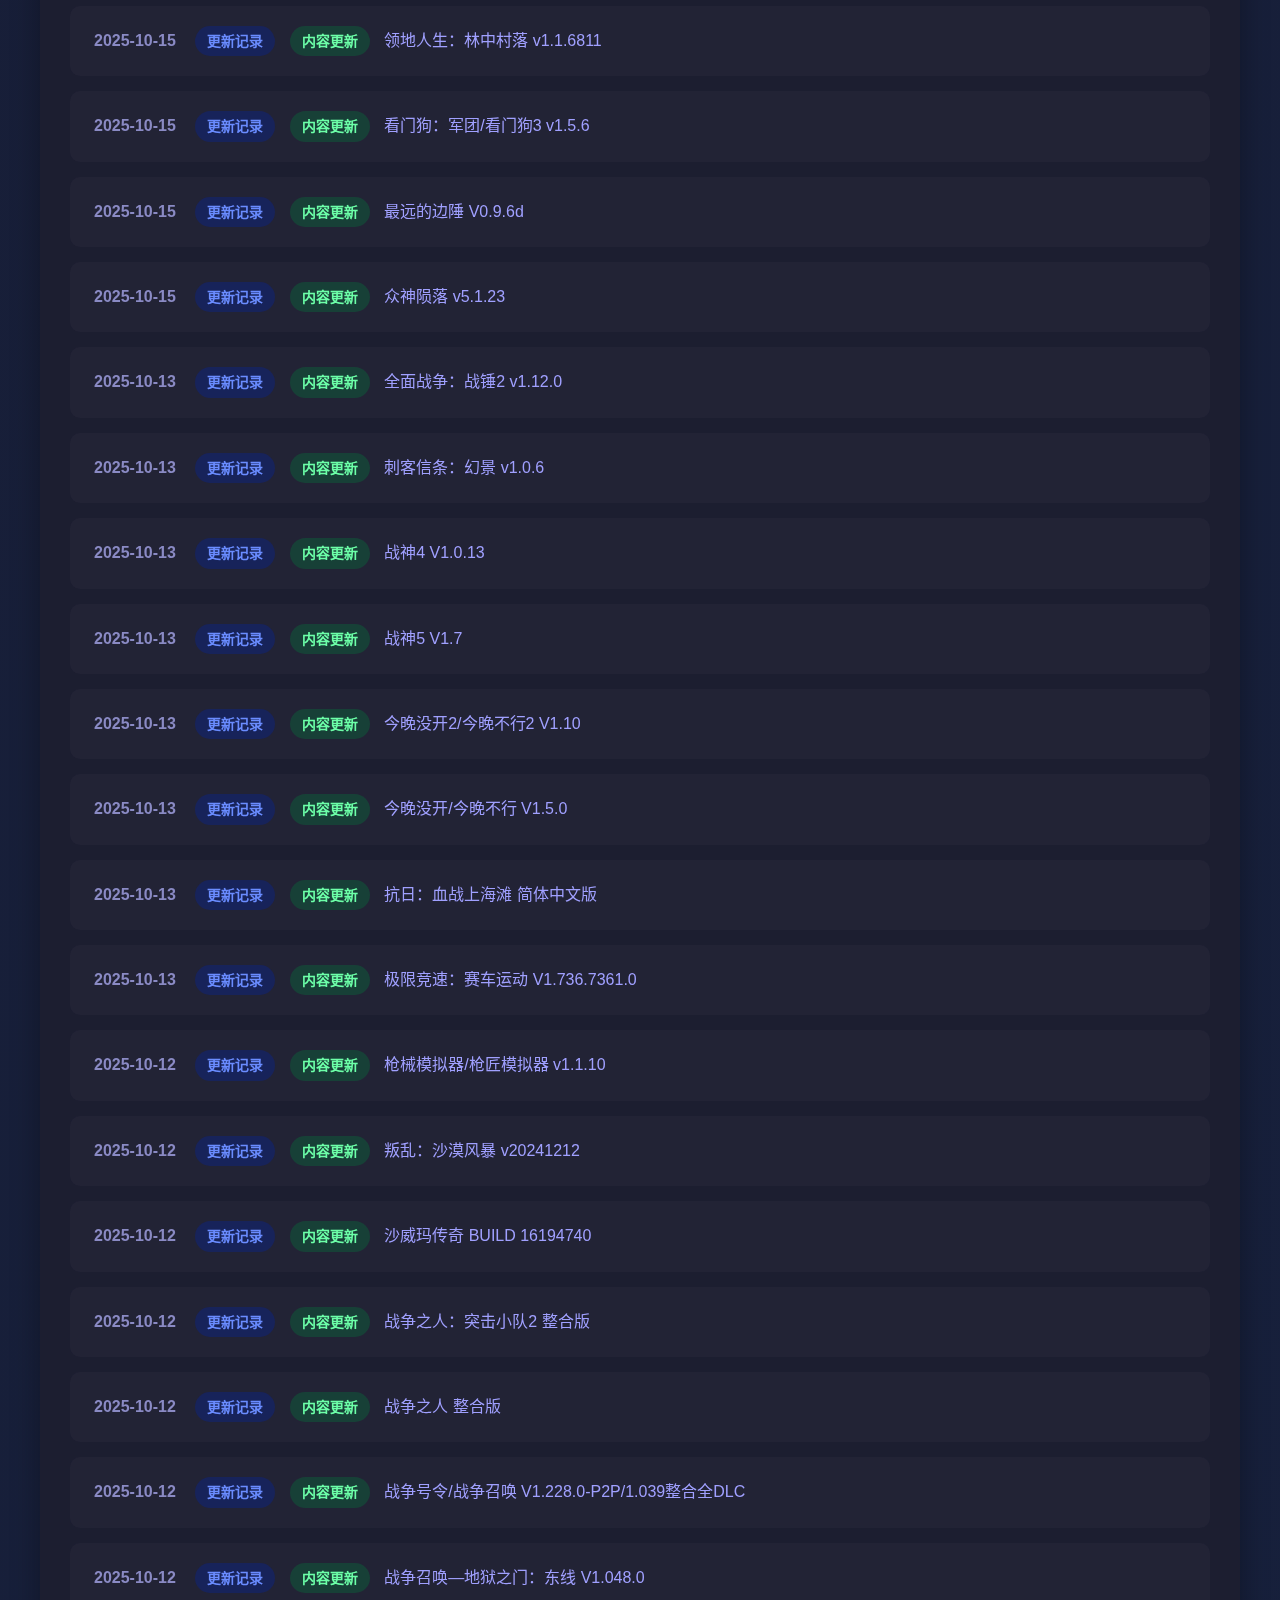
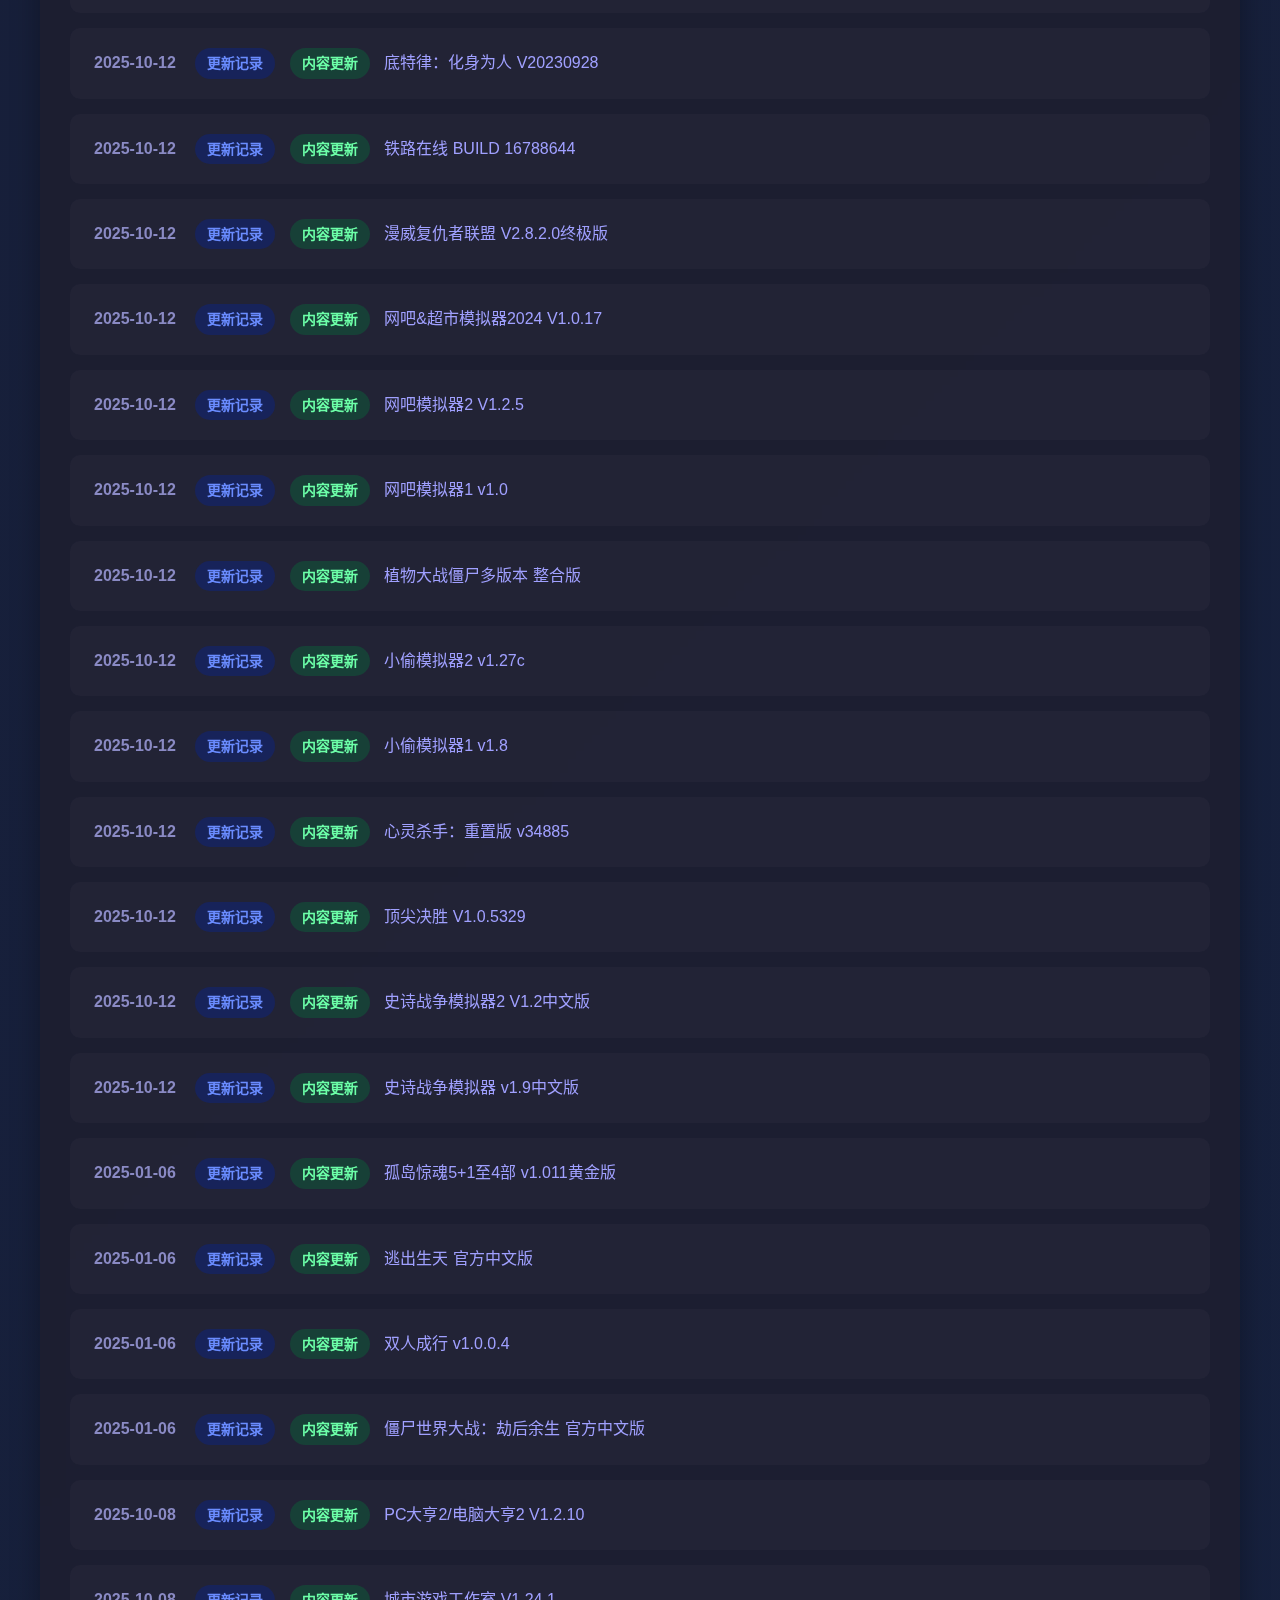
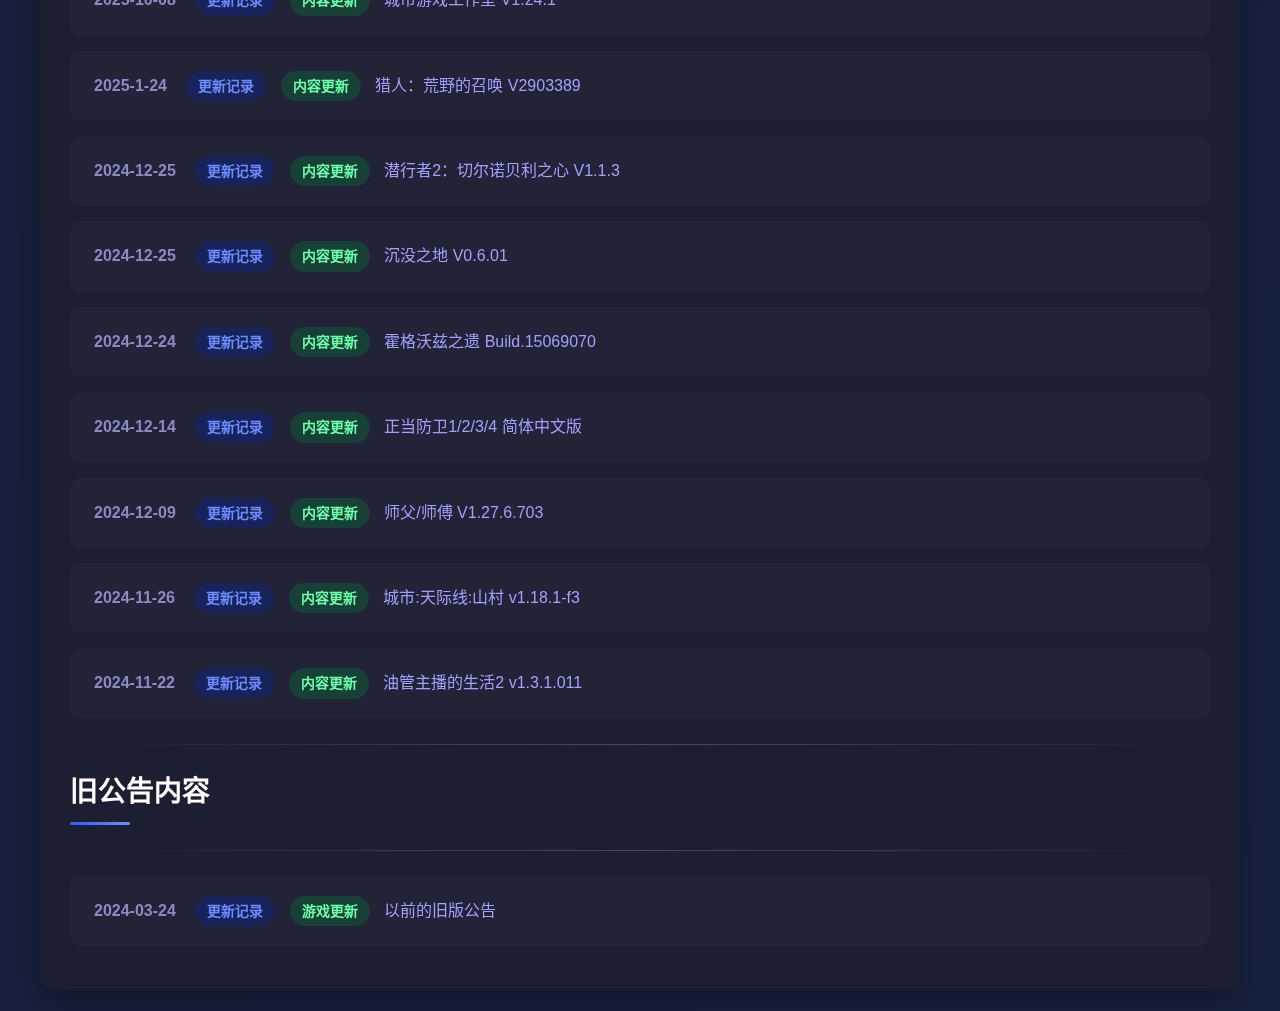
<file: xuanxiang.html>
<!DOCTYPE html>
<html lang="zh-CN">
  <head>
    <meta charset="UTF-8" />
    <meta name="viewport" content="width=device-width, initial-scale=1.0" />
    <title>新暗源超级选项系统</title>
    <link
      rel="Shortcut Icon"
      href="https://tuchuang.xkyfzs.top/img/favicon.png"
      type="image/x-icon"
    />
    <style>
      * {
        margin: 0;
        padding: 0;
        box-sizing: border-box;
        font-family: "Segoe UI", "Microsoft YaHei", sans-serif;
      }

      body {
        background: linear-gradient(135deg, #1a1a2e 0%, #16213e 100%);
        color: #e6e6e6;
        line-height: 1.6;
        padding: 20px;
        min-height: 100vh;
      }

      .container {
        max-width: 1200px;
        margin: 0 auto;
        background: rgba(30, 30, 46, 0.8);
        border-radius: 16px;
        box-shadow: 0 10px 30px rgba(0, 0, 0, 0.3);
        overflow: hidden;
        backdrop-filter: blur(10px);
      }

      /* 选项卡容器 */
      .tab {
        display: flex;
        background: rgba(22, 22, 40, 0.9);
        border-bottom: 1px solid rgba(255, 255, 255, 0.1);
        position: relative;
      }

      /* 选项卡按钮 */
      .tab button {
        background: transparent;
        border: none;
        outline: none;
        cursor: pointer;
        padding: 16px 24px;
        flex: 1;
        font-size: 16px;
        font-weight: 600;
        transition: all 0.3s ease;
        color: #a0a0c0;
        position: relative;
        overflow: hidden;
      }

      .tab button::after {
        content: "";
        position: absolute;
        bottom: 0;
        left: 50%;
        width: 0;
        height: 3px;
        background: linear-gradient(90deg, #3d57ff, #6a8cff);
        transition: all 0.3s ease;
        transform: translateX(-50%);
      }

      .tab button:hover {
        color: #ffffff;
        background: rgba(61, 87, 255, 0.1);
      }

      .tab button:hover::after {
        width: 70%;
      }

      /* 选项卡按钮激活状态 */
      .tab button.active {
        color: #ffffff;
        background: rgba(61, 87, 255, 0.15);
      }

      .tab button.active::after {
        width: 100%;
      }

      /* 内容面板 */
      .tabcontent {
        display: none;
        padding: 30px;
        animation: fadeIn 0.5s ease;
      }

      @keyframes fadeIn {
        from {
          opacity: 0;
          transform: translateY(10px);
        }
        to {
          opacity: 1;
          transform: translateY(0);
        }
      }

      /* 激活状态显示内容面板 */
      .tabcontent.active {
        display: block;
      }

      h1 {
        color: #ffffff;
        margin-bottom: 20px;
        font-size: 28px;
        position: relative;
        padding-bottom: 10px;
      }

      h1::after {
        content: "";
        position: absolute;
        bottom: 0;
        left: 0;
        width: 60px;
        height: 3px;
        background: linear-gradient(90deg, #3d57ff, #6a8cff);
        border-radius: 3px;
      }

      h4 {
        color: #d0d0e0;
        margin: 15px 0;
        font-weight: 500;
        line-height: 1.6;
      }

      hr {
        border: none;
        height: 1px;
        background: linear-gradient(
          90deg,
          transparent,
          rgba(255, 255, 255, 0.2),
          transparent
        );
        margin: 25px 0;
      }

      /* 公告内容样式 */
      .announcement-item {
        padding: 20px;
        margin-bottom: 15px;
        background: rgba(40, 40, 60, 0.5);
        border-radius: 10px;
        transition: all 0.3s ease;
        border-left: 4px solid transparent;
      }

      .announcement-item:hover {
        background: rgba(50, 50, 70, 0.7);
        transform: translateY(-3px);
        box-shadow: 0 5px 15px rgba(0, 0, 0, 0.2);
        border-left: 4px solid #3d57ff;
      }

      .announcement-date {
        color: #8a8ac4;
        font-weight: 600;
        margin-right: 15px;
      }

      .update-type {
        display: inline-block;
        padding: 4px 12px;
        border-radius: 20px;
        font-size: 14px;
        font-weight: 600;
        margin-right: 10px;
      }

      .update-record {
        background: rgba(0, 35, 174, 0.3);
        color: #6a8cff;
      }

      .content-update {
        background: rgba(0, 132, 59, 0.3);
        color: #6cffa8;
      }

      /* 默认情况下的链接样式 */
      a {
        color: #a0a0ff;
        transition: all 0.3s ease;
        text-decoration: none;
        font-weight: 500;
      }

      /* 鼠标悬停时的链接样式 */
      a:hover {
        color: #6a8cff;
        text-decoration: underline;
      }

      .date {
        color: #8a8ac4;
        transition: color 0.3s ease;
        cursor: pointer;
        font-weight: 600;
      }

      .date:hover {
        color: #ff6b6b;
      }

      /* 免责声明样式 */
      .disclaimer-content {
        padding: 20px;
        background: rgba(40, 40, 60, 0.5);
        border-radius: 10px;
        line-height: 1.7;
      }

      /* 响应式设计 */
      @media (max-width: 768px) {
        .tab {
          flex-direction: column;
        }

        .tab button {
          text-align: left;
          border-bottom: 1px solid rgba(255, 255, 255, 0.05);
        }

        .tab button:last-child {
          border-bottom: none;
        }

        .tabcontent {
          padding: 20px;
        }

        .announcement-item {
          padding: 15px;
        }
      }

      /* 滚动条样式 */
      ::-webkit-scrollbar {
        width: 8px;
      }

      ::-webkit-scrollbar-track {
        background: rgba(30, 30, 46, 0.5);
      }

      ::-webkit-scrollbar-thumb {
        background: rgba(61, 87, 255, 0.5);
        border-radius: 4px;
      }

      ::-webkit-scrollbar-thumb:hover {
        background: rgba(61, 87, 255, 0.7);
      }
    </style>
  </head>
  <body>
    <div class="container">
      <!-- 选项卡 -->
      <div class="tab">
        <button class="tablinks active" onclick="openTab(event, 'Tab1')">
          网站更新记录
        </button>
        <button class="tablinks" onclick="openTab(event, 'Tab2')">
          网站功能更新
        </button>
        <button class="tablinks" onclick="openTab(event, 'Tab3')">
          暗源免责声明
        </button>
        <!-- <button class="tablinks" onclick="openTab(event, 'Tab4')">
          暗源使用视频
        </button> -->
        <!-- <button class="tablinks" onclick="openTab(event, 'Tab5')">
          暂无开发
        </button> -->
      </div>

      <!-- 内容面板 -->
      <div id="Tab1" class="tabcontent active">
        <h1>网站更新记录</h1>
        <hr />
        <div class="announcement-item">
          <p>
            <span class="announcement-date">2025-11-20</span>
            <span class="update-type update-record">更新记录</span>
            <span class="update-type content-update">内容更新</span>
            <a href="game/xqgj9532.html" target="_blank">星球工匠 V1.607</a>
          </p>
        </div>

        <div class="announcement-item">
          <p>
            <span class="announcement-date">2025-11-17</span>
            <span class="update-type update-record">更新记录</span>
            <span class="update-type content-update">内容更新</span>
            <a href="game/qjq8996.html" target="_blank">取景器 V1.1.4</a>
          </p>
        </div>

        <div class="announcement-item">
          <p>
            <span class="announcement-date">2025-11-12</span>
            <span class="update-type update-record">更新记录</span>
            <span class="update-type content-update">内容更新</span>
            <a href="game/pc7166.html" target="_blank">装机模拟器2 V1.14.02</a>
          </p>
        </div>

        <div class="announcement-item">
          <p>
            <span class="announcement-date">2025-11-10</span>
            <span class="update-type update-record">更新记录</span>
            <span class="update-type content-update">内容更新</span>
            <a href="game/jyzc1mbbhvrlg20251110.html" target="_blank"
              >记忆之城 v1.0.126</a
            >
          </p>
        </div>

        <div class="announcement-item">
          <p>
            <span class="announcement-date">2025-11-10</span>
            <span class="update-type update-record">更新记录</span>
            <span class="update-type content-update">内容更新</span>
            <a href="game/MineralDefense20251110.html" target="_blank"
              >矿物防御 V0.215</a
            >
          </p>
        </div>

        <div class="announcement-item">
          <p>
            <span class="announcement-date">2025-11-10</span>
            <span class="update-type update-record">更新记录</span>
            <span class="update-type content-update">内容更新</span>
            <a href="game/qczzqczzmnqcbbhvrlg1.html" target="_blank"
              >汽车制造模拟器 V1.0.7i</a
            >
          </p>
        </div>

        <div class="announcement-item">
          <p>
            <span class="announcement-date">2025-11-10</span>
            <span class="update-type update-record">更新记录</span>
            <span class="update-type content-update">内容更新</span>
            <a href="game/slkj3kbbhbrlg20251110zz.html" target="_blank"
              >杀戮空间3 Build.19273238</a
            >
          </p>
        </div>

        <div class="announcement-item">
          <p>
            <span class="announcement-date">2025-11-10</span>
            <span class="update-type update-record">更新记录</span>
            <span class="update-type content-update">内容更新</span>
            <a href="game/hxshmbbhvrlggfjtzw.html" target="_blank"
              >欢欣森活 v1.0.81</a
            >
          </p>
        </div>

        <div class="announcement-item">
          <p>
            <span class="announcement-date">2025-11-10</span>
            <span class="update-type update-record">更新记录</span>
            <span class="update-type content-update">内容更新</span>
            <a href="game/ysszjdzjdb1sbbhvrl.html" target="_blank"
              >要塞十字军东征2 v1.0.22794</a
            >
          </p>
        </div>

        <div class="announcement-item">
          <p>
            <span class="announcement-date">2025-11-10</span>
            <span class="update-type update-record">更新记录</span>
            <span class="update-type content-update">内容更新</span>
            <a href="game/ysszjdzjdb1sbbhvrl.html" target="_blank"
              >要塞十字军东征：决定版 v2.03</a
            >
          </p>
        </div>

        <div class="announcement-item">
          <p>
            <span class="announcement-date">2025-11-10</span>
            <span class="update-type update-record">更新记录</span>
            <span class="update-type content-update">内容更新</span>
            <a href="game/krys2fkys2tbbhvrlg.html" target="_blank"
              >狂热运输2 v35924</a
            >
          </p>
        </div>

        <div class="announcement-item">
          <p>
            <span class="announcement-date">2025-11-10</span>
            <span class="update-type update-record">更新记录</span>
            <span class="update-type content-update">内容更新</span>
            <a href="game/krys1fkys1tbbhvrlg.html" target="_blank"
              >狂热运输1 v19002</a
            >
          </p>
        </div>

        <div class="announcement-item">
          <p>
            <span class="announcement-date">2025-11-09</span>
            <span class="update-type update-record">更新记录</span>
            <span class="update-type content-update">内容更新</span>
            <a href="game/ycsrgahzri20251109bbhv.html" target="_blank"
              >勇闯死人谷：暗黑之日 v0.8.1.15117</a
            >
          </p>
        </div>

        <div class="announcement-item">
          <p>
            <span class="announcement-date">2025-11-09</span>
            <span class="update-type update-record">更新记录</span>
            <span class="update-type content-update">内容更新</span>
            <a href="game/tmzj1kbzj1hbbhvrlg.html" target="_blank"
              >甜蜜之家 v1.0.1</a
            >
          </p>
        </div>

        <div class="announcement-item">
          <p>
            <span class="announcement-date">2025-11-09</span>
            <span class="update-type update-record">更新记录</span>
            <span class="update-type content-update">内容更新</span>
            <a href="game/kjdddbbhvrlggfjtzw.html" target="_blank"
              >恐惧地带 v1.3.9.1</a
            >
          </p>
        </div>

        <div class="announcement-item">
          <p>
            <span class="announcement-date">2025-11-09</span>
            <span class="update-type update-record">更新记录</span>
            <span class="update-type content-update">内容更新</span>
            <a href="game/szmwwbbhvrlggfjtzw1109.html" target="_blank"
              >谁在门外? v1.0.8</a
            >
          </p>
        </div>

        <div class="announcement-item">
          <p>
            <span class="announcement-date">2025-11-09</span>
            <span class="update-type update-record">更新记录</span>
            <span class="update-type content-update">内容更新</span>
            <a href="game/mnkg1mbbhvrlggfjtzw.html" target="_blank"
              >迷你空管 v0.12.7</a
            >
          </p>
        </div>

        <div class="announcement-item">
          <p>
            <span class="announcement-date">2025-11-09</span>
            <span class="update-type update-record">更新记录</span>
            <span class="update-type content-update">内容更新</span>
            <a href="game/kjcpbbhvrlggfjtzw1.html" target="_blank"
              >空间池 v20250613</a
            >
          </p>
        </div>

        <div class="announcement-item">
          <p>
            <span class="announcement-date">2025-11-09</span>
            <span class="update-type update-record">更新记录</span>
            <span class="update-type content-update">内容更新</span>
            <a href="game/wdlyvrlggfjtzwzdxxgq.html" target="_blank"
              >维多利亚3 V1.9.7</a
            >
          </p>
        </div>

        <div class="announcement-item">
          <p>
            <span class="announcement-date">2025-11-09</span>
            <span class="update-type update-record">更新记录</span>
            <span class="update-type content-update">内容更新</span>
            <a href="game/yxgcfbbhvrlggfjtzw.html" target="_blank"
              >异星工厂 V2.0.72</a
            >
          </p>
        </div>

        <div class="announcement-item">
          <p>
            <span class="announcement-date">2025-11-09</span>
            <span class="update-type update-record">更新记录</span>
            <span class="update-type content-update">内容更新</span>
            <a href="game/HUNTERHUNTERNENIMPACT.html" target="_blank"
              >全职猎人：NEN×IMPACT V1.1.1</a
            >
          </p>
        </div>

        <div class="announcement-item">
          <p>
            <span class="announcement-date">2025-11-09</span>
            <span class="update-type update-record">更新记录</span>
            <span class="update-type content-update">内容更新</span>
            <a href="game/wgrq1211.html" target="_blank"
              >无感染区 Build 20537972</a
            >
          </p>
        </div>

        <div class="announcement-item">
          <p>
            <span class="announcement-date">2025-11-08</span>
            <span class="update-type update-record">更新记录</span>
            <span class="update-type content-update">内容更新</span>
            <a href="game/nsqslnbbhbrlm2025.html" target="_blank"
              >莱恩岛生存指南 V1.0.2</a
            >
          </p>
        </div>

        <div class="announcement-item">
          <p>
            <span class="announcement-date">2025-11-08</span>
            <span class="update-type update-record">更新记录</span>
            <span class="update-type content-update">内容更新</span>
            <a href="game/dqtrlggfjtzwzcjpsb.html" target="_blank"
              >地壳 v0.99.02</a
            >
          </p>
        </div>

        <div class="announcement-item">
          <p>
            <span class="announcement-date">2025-11-08</span>
            <span class="update-type update-record">更新记录</span>
            <span class="update-type content-update">内容更新</span>
            <a href="game/ledscznlbbhvrlg20251108.html" target="_blank"
              >莱恩岛生存指南 V1.0.12a</a
            >
          </p>
        </div>

        <div class="announcement-item">
          <p>
            <span class="announcement-date">2025-11-08</span>
            <span class="update-type update-record">更新记录</span>
            <span class="update-type content-update">内容更新</span>
            <a href="game/Phasmophobia20251108.html" target="_blank"
              >恐鬼症 V0.13.0.0</a
            >
          </p>
        </div>

        <div class="announcement-item">
          <p>
            <span class="announcement-date">2025-11-08</span>
            <span class="update-type update-record">更新记录</span>
            <span class="update-type content-update">内容更新</span>
            <a href="game/OldWorld20251108.html" target="_blank"
              >旧世界 v1.0.80396</a
            >
          </p>
        </div>

        <div class="announcement-item">
          <p>
            <span class="announcement-date">2025-11-08</span>
            <span class="update-type update-record">更新记录</span>
            <span class="update-type content-update">内容更新</span>
            <a href="game/aedfhhyjlebbhvrlgdlc.html" target="_blank"
              >艾尔登法环 黑夜君临 v1.01.6</a
            >
          </p>
        </div>

        <div class="announcement-item">
          <p>
            <span class="announcement-date">2025-11-08</span>
            <span class="update-type update-record">更新记录</span>
            <span class="update-type content-update">内容更新</span>
            <a href="game/wrshnrlggfjtzw1.html" target="_blank"
              >无人生还 v0.0.9.2</a
            >
          </p>
        </div>

        <div class="announcement-item">
          <p>
            <span class="announcement-date">2025-11-06</span>
            <span class="update-type update-record">更新记录</span>
            <span class="update-type content-update">内容更新</span>
            <a href="game/zdmnq1034.html" target="_blank"
              >战地模拟器 EA32中文汉化版</a
            >
          </p>
        </div>

        <div class="announcement-item">
          <p>
            <span class="announcement-date">2025-11-06</span>
            <span class="update-type update-record">更新记录</span>
            <span class="update-type content-update">内容更新</span>
            <a href="game/jwkrlmgfjtzwzcjpsb.html" target="_blank"
              >九王 V0.8.5.15</a
            >
          </p>
        </div>

        <div class="announcement-item">
          <p>
            <span class="announcement-date">2025-11-06</span>
            <span class="update-type update-record">更新记录</span>
            <span class="update-type content-update">内容更新</span>
            <a href="game/TheIncredibleHulk.html" target="_blank"
              >绿巨人2008 英文版</a
            >
          </p>
        </div>

        <div class="announcement-item">
          <p>
            <span class="announcement-date">2025-11-06</span>
            <span class="update-type update-record">更新记录</span>
            <span class="update-type content-update">内容更新</span>
            <a href="game/sstxmyrnxczzcwlljbdrms.html" target="_blank"
              >丧尸突袭：没有人能幸存 Build.01052025联机版</a
            >
          </p>
        </div>

        <div class="announcement-item">
          <p>
            <span class="announcement-date">2025-11-06</span>
            <span class="update-type update-record">更新记录</span>
            <span class="update-type content-update">内容更新</span>
            <a href="game/ThePrecinct1.html" target="_blank">警区 v1.8.18866</a>
          </p>
        </div>

        <div class="announcement-item">
          <p>
            <span class="announcement-date">2025-11-06</span>
            <span class="update-type update-record">更新记录</span>
            <span class="update-type content-update">内容更新</span>
            <a href="game/xxmyqhblbbhvrlg.html" target="_blank"
              >小小梦魇强化版 v1.2.0</a
            >
          </p>
        </div>

        <div class="announcement-item">
          <p>
            <span class="announcement-date">2025-11-04</span>
            <span class="update-type update-record">更新记录</span>
            <span class="update-type content-update">内容更新</span>
            <a href="game/elcsqlzcffcotw120.html" target="_blank"
              >饿狼传说：群狼之城 v1.2.0</a
            >
          </p>
        </div>

        <div class="announcement-item">
          <p>
            <span class="announcement-date">2025-11-04</span>
            <span class="update-type update-record">更新记录</span>
            <span class="update-type content-update">内容更新</span>
            <a href="game/zgwcsrlgzdxxgqgrd.html" target="_blank"
              >战国王朝 v1.1.0.5</a
            >
          </p>
        </div>

        <div class="announcement-item">
          <p>
            <span class="announcement-date">2025-11-04</span>
            <span class="update-type update-record">更新记录</span>
            <span class="update-type content-update">内容更新</span>
            <a href="game/wzydxzydabbhvrlgleft.html" target="_blank"
              >往左一点/向左一点 v3.1.4</a
            >
          </p>
        </div>

        <div class="announcement-item">
          <p>
            <span class="announcement-date">2025-11-04</span>
            <span class="update-type update-record">更新记录</span>
            <span class="update-type content-update">内容更新</span>
            <a href="game/TCGCardShopSimulator.html" target="_blank"
              >TCG卡牌店模拟器 v0.62.3</a
            >
          </p>
        </div>

        <div class="announcement-item">
          <p>
            <span class="announcement-date">2025-11-04</span>
            <span class="update-type update-record">更新记录</span>
            <span class="update-type content-update">内容更新</span>
            <a href="game/kpdmnqdrljbcbbhbr.html" target="_blank"
              >卡牌店模拟器 V0.1.04</a
            >
          </p>
        </div>

        <div class="announcement-item">
          <p>
            <span class="announcement-date">2025-11-02</span>
            <span class="update-type update-record">更新记录</span>
            <span class="update-type content-update">内容更新</span>
            <a href="game/wybbbfbbhvrlg20251102.html" target="_blank"
              >挖油吧！爸爸 v0.8.0</a
            >
          </p>
        </div>

        <div class="announcement-item">
          <p>
            <span class="announcement-date">2025-11-02</span>
            <span class="update-type update-record">更新记录</span>
            <span class="update-type content-update">内容更新</span>
            <a href="game/lbkzjfhzfbbhzcwlljb.html" target="_blank"
              >联邦控制局：防火组 v20250618联机版</a
            >
          </p>
        </div>

        <div class="announcement-item">
          <p>
            <span class="announcement-date">2025-11-02</span>
            <span class="update-type update-record">更新记录</span>
            <span class="update-type content-update">内容更新</span>
            <a href="game/shr3pzcwlljvljbrlg.html" target="_blank"
              >收获日3 v1.0.0.0.834978联机版</a
            >
          </p>
        </div>

        <div class="announcement-item">
          <p>
            <span class="announcement-date">2025-11-02</span>
            <span class="update-type update-record">更新记录</span>
            <span class="update-type content-update">内容更新</span>
            <a href="game/czrzmpbbhvrlg100.html" target="_blank"
              >超自然折磨 v1.0.0</a
            >
          </p>
        </div>

        <div class="announcement-item">
          <p>
            <span class="announcement-date">2025-11-02</span>
            <span class="update-type update-record">更新记录</span>
            <span class="update-type content-update">内容更新</span>
            <a href="game/iyzygfzwbbhv.html" target="_blank">云族裔 V0.4.1</a>
          </p>
        </div>

        <div class="announcement-item">
          <p>
            <span class="announcement-date">2025-11-02</span>
            <span class="update-type update-record">更新记录</span>
            <span class="update-type content-update">内容更新</span>
            <a href="game/yh2qhqsgcebbhvrlg.html" target="_blank"
              >易红2 v1.5.3</a
            >
          </p>
        </div>

        <div class="announcement-item">
          <p>
            <span class="announcement-date">2025-11-02</span>
            <span class="update-type update-record">更新记录</span>
            <span class="update-type content-update">内容更新</span>
            <a href="game/gdjh4fbbhvrlg.html" target="_blank"
              >孤岛惊魂4 v20250404</a
            >
          </p>
        </div>

        <div class="announcement-item">
          <p>
            <span class="announcement-date">2025-11-02</span>
            <span class="update-type update-record">更新记录</span>
            <span class="update-type content-update">内容更新</span>
            <a href="game/Teardown20251102.html" target="_blank">拆迁 v1.7.0</a>
          </p>
        </div>

        <div class="announcement-item">
          <p>
            <span class="announcement-date">2025-11-02</span>
            <span class="update-type update-record">更新记录</span>
            <span class="update-type content-update">内容更新</span>
            <a href="game/fryarlggfybywzc20251102.html" target="_blank"
              >疯人院 v1.2.2985</a
            >
          </p>
        </div>

        <div class="announcement-item">
          <p>
            <span class="announcement-date">2025-11-02</span>
            <span class="update-type update-record">更新记录</span>
            <span class="update-type content-update">内容更新</span>
            <a href="game/zc4000zqzckzdqywrlg.html" target="_blank"
              >战锤40K：战斗区域 v1.5.264</a
            >
          </p>
        </div>

        <div class="announcement-item">
          <p>
            <span class="announcement-date">2025-11-02</span>
            <span class="update-type update-record">更新记录</span>
            <span class="update-type content-update">内容更新</span>
            <a href="game/chinafengshademo.html" target="_blank">烽沙 demo版</a>
          </p>
        </div>

        <div class="announcement-item">
          <p>
            <span class="announcement-date">2025-11-02</span>
            <span class="update-type update-record">更新记录</span>
            <span class="update-type content-update">内容更新</span>
            <a href="game/zzychjwbbhvrlg100.html" target="_blank"
              >战争遗产合集 v1.0.0</a
            >
          </p>
        </div>

        <div class="announcement-item">
          <p>
            <span class="announcement-date">2025-11-02</span>
            <span class="update-type update-record">更新记录</span>
            <span class="update-type content-update">内容更新</span>
            <a href="game/qh13qqdjtbbhbrlg.html" target="_blank"
              >拳皇13：全球对决 Build.18579297</a
            >
          </p>
        </div>

        <div class="announcement-item">
          <p>
            <span class="announcement-date">2025-10-31</span>
            <span class="update-type update-record">更新记录</span>
            <span class="update-type content-update">内容更新</span>
            <a href="game/xxnwzsb20251031.html" target="_blank"
              >小小暖屋 Build.19798679</a
            >
          </p>
        </div>

        <div class="announcement-item">
          <p>
            <span class="announcement-date">2025-10-31</span>
            <span class="update-type update-record">更新记录</span>
            <span class="update-type content-update">内容更新</span>
            <a href="game/qmzzzsj220251031.html" target="_blank"
              >全面战争：中世纪2最终版 v1.52</a
            >
          </p>
        </div>

        <div class="announcement-item">
          <p>
            <span class="announcement-date">2025-10-31</span>
            <span class="update-type update-record">更新记录</span>
            <span class="update-type content-update">内容更新</span>
            <a href="game/tltkfebbhvlxb20251030.html" target="_blank"
              >逃离塔科夫 V0.16.1.3.35392</a
            >
          </p>
        </div>

        <div class="announcement-item">
          <p>
            <span class="announcement-date">2025-10-31</span>
            <span class="update-type update-record">更新记录</span>
            <span class="update-type content-update">内容更新</span>
            <a href="game/zhjylrlgzdxxgq20251030.html" target="_blank"
              >最后纪元 v1.2.5.2</a
            >
          </p>
        </div>

        <div class="announcement-item">
          <p>
            <span class="announcement-date">2025-10-29</span>
            <span class="update-type update-record">更新记录</span>
            <span class="update-type content-update">内容更新</span>
            <a href="game/FirefightingSimulatorIgnite.html" target="_blank"
              >消防模拟：火苗燃动 v1.0010</a
            >
          </p>
        </div>

        <div class="announcement-item">
          <p>
            <span class="announcement-date">2025-10-29</span>
            <span class="update-type update-record">更新记录</span>
            <span class="update-type content-update">内容更新</span>
            <a href="game/jcmnq1xjprlg.html" target="_blank"
              >警察模拟器：巡警 v17.1.1</a
            >
          </p>
        </div>

        <div class="announcement-item">
          <p>
            <span class="announcement-date">2025-10-29</span>
            <span class="update-type update-record">更新记录</span>
            <span class="update-type content-update">内容更新</span>
            <a href="game/jcmnq1xjprlg.html" target="_blank"
              >警察模拟器：巡警 v17.1.1</a
            >
          </p>
        </div>

        <div class="announcement-item">
          <p>
            <span class="announcement-date">2025-10-29</span>
            <span class="update-type update-record">更新记录</span>
            <span class="update-type content-update">内容更新</span>
            <a href="game/xfmnjqmnjjmnfbbh.html" target="_blank"
              >消防模拟/警情模拟/急救模拟 v20250528</a
            >
          </p>
        </div>

        <div class="announcement-item">
          <p>
            <span class="announcement-date">2025-10-29</span>
            <span class="update-type update-record">更新记录</span>
            <span class="update-type content-update">内容更新</span>
            <a href="game/mrdd2ebbh.html" target="_blank"
              >末日地带2 Build.18640424</a
            >
          </p>
        </div>

        <div class="announcement-item">
          <p>
            <span class="announcement-date">2025-10-29</span>
            <span class="update-type update-record">更新记录</span>
            <span class="update-type content-update">内容更新</span>
            <a href="game/srcx2syqjsbbhvljb.html" target="_blank"
              >双影奇境 v20250527联机版</a
            >
          </p>
        </div>

        <div class="announcement-item">
          <p>
            <span class="announcement-date">2025-10-29</span>
            <span class="update-type update-record">更新记录</span>
            <span class="update-type content-update">内容更新</span>
            <a href="game/shwj8czrbbhvrlggfjt.html" target="_blank"
              >生化危机8：村庄 v20230626</a
            >
          </p>
        </div>

        <div class="announcement-item">
          <p>
            <span class="announcement-date">2025-10-29</span>
            <span class="update-type update-record">更新记录</span>
            <span class="update-type content-update">内容更新</span>
            <a href="game/shwj7hjbrbbhvrlg.html" target="_blank"
              >生化危机7：黄金版 v20230508</a
            >
          </p>
        </div>

        <div class="announcement-item">
          <p>
            <span class="announcement-date">2025-10-29</span>
            <span class="update-type update-record">更新记录</span>
            <span class="update-type content-update">内容更新</span>
            <a href="game/shwj6rbbhvrlg.html" target="_blank"
              >生化危机6：完整版 v1.1.0</a
            >
          </p>
        </div>

        <div class="announcement-item">
          <p>
            <span class="announcement-date">2025-10-29</span>
            <span class="update-type update-record">更新记录</span>
            <span class="update-type content-update">内容更新</span>
            <a href="game/shwj5hjbrgbbhvrlg.html" target="_blank"
              >生化危机5：黄金版 v1.2.0</a
            >
          </p>
        </div>

        <div class="announcement-item">
          <p>
            <span class="announcement-date">2025-10-29</span>
            <span class="update-type update-record">更新记录</span>
            <span class="update-type content-update">内容更新</span>
            <a href="game/shwj4czbrbbhbrlggfj.html" target="_blank"
              >生化危机4：重制版 Build.11025382</a
            >
          </p>
        </div>

        <div class="announcement-item">
          <p>
            <span class="announcement-date">2025-10-29</span>
            <span class="update-type update-record">更新记录</span>
            <span class="update-type content-update">内容更新</span>
            <a href="game/shwj3czbrrlggfjtzwg.html" target="_blank"
              >生化危机3：重制版 v20230427</a
            >
          </p>
        </div>

        <div class="announcement-item">
          <p>
            <span class="announcement-date">2025-10-28</span>
            <span class="update-type update-record">更新记录</span>
            <span class="update-type content-update">内容更新</span>
            <a href="game/shwj2czbrbbhvgfjtzw.html" target="_blank"
              >生化危机2：重制版 v20230814</a
            >
          </p>
        </div>

        <div class="announcement-item">
          <p>
            <span class="announcement-date">2025-10-28</span>
            <span class="update-type update-record">更新记录</span>
            <span class="update-type content-update">内容更新</span>
            <a href="game/thekingoffighter15.html" target="_blank"
              >拳皇15 v2.42</a
            >
          </p>
        </div>

        <div class="announcement-item">
          <p>
            <span class="announcement-date">2025-10-28</span>
            <span class="update-type update-record">更新记录</span>
            <span class="update-type content-update">内容更新</span>
            <a href="game/qh2002zjzztrlggfrwyw.html" target="_blank"
              >拳皇2002：终极之战 v2.0官方日文英文</a
            >
          </p>
        </div>

        <div class="announcement-item">
          <p>
            <span class="announcement-date">2025-10-28</span>
            <span class="update-type update-record">更新记录</span>
            <span class="update-type content-update">内容更新</span>
            <a href="game/ssvhybbbhqbbljb.html" target="_blank"
              >死神VS火影 全版本/联机版</a
            >
          </p>
        </div>

        <div class="announcement-item">
          <p>
            <span class="announcement-date">2025-10-28</span>
            <span class="update-type update-record">更新记录</span>
            <span class="update-type content-update">内容更新</span>
            <a href="game/mwzzx2pc.html" target="_blank"
              >漫威蜘蛛侠2 v1.526.0.0</a
            >
          </p>
        </div>

        <div class="announcement-item">
          <p>
            <span class="announcement-date">2025-10-28</span>
            <span class="update-type update-record">更新记录</span>
            <span class="update-type content-update">内容更新</span>
            <a href="game/shwjhdczb.html" target="_blank"
              >生化危机HD：重制版 V20250317</a
            >
          </p>
        </div>

        <div class="announcement-item">
          <p>
            <span class="announcement-date">2025-10-28</span>
            <span class="update-type update-record">更新记录</span>
            <span class="update-type content-update">内容更新</span>
            <a href="game/shwjqslr2.html" target="_blank"
              >生化危机：启示录2 Build.13298487</a
            >
          </p>
        </div>

        <div class="announcement-item">
          <p>
            <span class="announcement-date">2025-10-23</span>
            <span class="update-type update-record">更新记录</span>
            <span class="update-type content-update">内容更新</span>
            <a href="game/CallofDutyModernWarfare19.html" target="_blank"
              >使命召唤19：现代战争2 v9.2.12721522</a
            >
          </p>
        </div>

        <div class="announcement-item">
          <p>
            <span class="announcement-date">2025-10-23</span>
            <span class="update-type update-record">更新记录</span>
            <span class="update-type content-update">内容更新</span>
            <a href="game/CallofDutyVanguard18.html" target="_blank"
              >使命召唤18：先锋 完整版</a
            >
          </p>
        </div>

        <div class="announcement-item">
          <p>
            <span class="announcement-date">2025-10-23</span>
            <span class="update-type update-record">更新记录</span>
            <span class="update-type content-update">内容更新</span>
            <a href="game/CallofDutyBlackOpsColdWar17.html" target="_blank"
              >使命召唤17：黑色行动冷战 V1.34.1.15931218</a
            >
          </p>
        </div>

        <div class="announcement-item">
          <p>
            <span class="announcement-date">2025-10-23</span>
            <span class="update-type update-record">更新记录</span>
            <span class="update-type content-update">内容更新</span>
            <a href="game/CallofDutyModernWarfare16.html" target="_blank"
              >使命召唤16：现代战争 v1.38.3.9489393</a
            >
          </p>
        </div>

        <div class="announcement-item">
          <p>
            <span class="announcement-date">2025-10-23</span>
            <span class="update-type update-record">更新记录</span>
            <span class="update-type content-update">内容更新</span>
            <a href="game/gryzyswaghgw.html" target="_blank"
              >帝国时代4：周年纪念版 V13.0.4343.0</a
            >
          </p>
        </div>

        <div class="announcement-item">
          <p>
            <span class="announcement-date">2025-10-23</span>
            <span class="update-type update-record">更新记录</span>
            <span class="update-type content-update">内容更新</span>
            <a href="game/dgsdjdbabbhv2.html" target="_blank"
              >帝国时代2：决定版 V143421</a
            >
          </p>
        </div>

        <div class="announcement-item">
          <p>
            <span class="announcement-date">2025-10-23</span>
            <span class="update-type update-record">更新记录</span>
            <span class="update-type content-update">内容更新</span>
            <a href="game/gryzyswaghgw.html" target="_blank"
              >工人与资源：苏维埃共和国 V1.0.0.20</a
            >
          </p>
        </div>

        <div class="announcement-item">
          <p>
            <span class="announcement-date">2025-10-23</span>
            <span class="update-type update-record">更新记录</span>
            <span class="update-type content-update">内容更新</span>
            <a href="game/dbqbglzqi.html" target="_blank">心灵杀手2 V1.2.8</a>
          </p>
        </div>

        <div class="announcement-item">
          <p>
            <span class="announcement-date">2025-10-23</span>
            <span class="update-type update-record">更新记录</span>
            <span class="update-type content-update">内容更新</span>
            <a href="game/dbqbglzqi.html" target="_blank"
              >夺宝奇兵：古老之圈 V20250423</a
            >
          </p>
        </div>

        <div class="announcement-item">
          <p>
            <span class="announcement-date">2025-10-22</span>
            <span class="update-type update-record">更新记录</span>
            <span class="update-type content-update">内容更新</span>
            <a href="game/zhuluoji3.html" target="_blank"
              >侏罗纪世界：进化3 待上传</a
            >
          </p>
        </div>

        <div class="announcement-item">
          <p>
            <span class="announcement-date">2025-10-21</span>
            <span class="update-type update-record">更新记录</span>
            <span class="update-type content-update">内容更新</span>
            <a href="game/jjl2czb20251021.html" target="_blank"
              >寂静岭2重置版 V1.1.258.834</a
            >
          </p>
        </div>

        <div class="announcement-item">
          <p>
            <span class="announcement-date">2025-10-21</span>
            <span class="update-type update-record">更新记录</span>
            <span class="update-type content-update">内容更新</span>
            <a href="game/yxqs123456.html" target="_blank"
              >翼星求生 V2.2.62.139704</a
            >
          </p>
        </div>

        <div class="announcement-item">
          <p>
            <span class="announcement-date">2025-10-21</span>
            <span class="update-type update-record">更新记录</span>
            <span class="update-type content-update">内容更新</span>
            <a href="game/tgzj220251021.html" target="_blank"
              >天国：拯救2 v1.2.4</a
            >
          </p>
        </div>

        <div class="announcement-item">
          <p>
            <span class="announcement-date">2025-10-19</span>
            <span class="update-type update-record">更新记录</span>
            <span class="update-type content-update">内容更新</span>
            <a href="game/zsgwsqy123456.html" target="_blank"
              >真・三国无双 起源 v1.0.0.7</a
            >
          </p>
        </div>

        <div class="announcement-item">
          <p>
            <span class="announcement-date">2025-10-16</span>
            <span class="update-type update-record">更新记录</span>
            <span class="update-type content-update">内容更新</span>
            <a href="game/dnwxsddnxlsd.html" target="_blank"
              >电脑修理商店/电脑维修商店 v1.08</a
            >
          </p>
        </div>

        <div class="announcement-item">
          <p>
            <span class="announcement-date">2025-10-16</span>
            <span class="update-type update-record">更新记录</span>
            <span class="update-type content-update">内容更新</span>
            <a href="game/ws3klcsdb.html" target="_blank"
              >巫师3：狂猎次世代版 v20240521/GOG版</a
            >
          </p>
        </div>

        <div class="announcement-item">
          <p>
            <span class="announcement-date">2025-10-16</span>
            <span class="update-type update-record">更新记录</span>
            <span class="update-type content-update">内容更新</span>
            <a href="game/jshmgcpbbhb.html" target="_blank"
              >僵尸毁灭工程 Build.18007835</a
            >
          </p>
        </div>

        <div class="announcement-item">
          <p>
            <span class="announcement-date">2025-10-16</span>
            <span class="update-type update-record">更新记录</span>
            <span class="update-type content-update">内容更新</span>
            <a href="game/mnnc2025.html" target="_blank"
              >模拟农场25 v1.7.0.1联机版/v1.7.0.2单机版</a
            >
          </p>
        </div>

        <div class="announcement-item">
          <p>
            <span class="announcement-date">2025-10-16</span>
            <span class="update-type update-record">更新记录</span>
            <span class="update-type content-update">内容更新</span>
            <a href="game/xsdgmchljb.html" target="_blank"
              >消逝的光芒：仇恨 v3688035</a
            >
          </p>
        </div>

        <div class="announcement-item">
          <p>
            <span class="announcement-date">2025-10-16</span>
            <span class="update-type update-record">更新记录</span>
            <span class="update-type content-update">内容更新</span>
            <a href="game/xqdzjdxczs1.html" target="_blank"
              >埃及建设者 v1.036</a
            >
          </p>
        </div>

        <div class="announcement-item">
          <p>
            <span class="announcement-date">2025-10-16</span>
            <span class="update-type update-record">更新记录</span>
            <span class="update-type content-update">内容更新</span>
            <a href="game/xqdzjdxczs1.html" target="_blank"
              >最后的生还者2重制版 V1.3.10430.0406</a
            >
          </p>
        </div>

        <div class="announcement-item">
          <p>
            <span class="announcement-date">2025-10-16</span>
            <span class="update-type update-record">更新记录</span>
            <span class="update-type content-update">内容更新</span>
            <a href="game/xqdzjdxczs1.html" target="_blank"
              >星球大战 绝地：幸存者 中文版</a
            >
          </p>
        </div>

        <div class="announcement-item">
          <p>
            <span class="announcement-date">2025-10-16</span>
            <span class="update-type update-record">更新记录</span>
            <span class="update-type content-update">内容更新</span>
            <a href="game/flgdzzjbbszwb2.html" target="_blank"
              >腐烂国度2:主宰 巨霸版</a
            >
          </p>
        </div>

        <div class="announcement-item">
          <p>
            <span class="announcement-date">2025-10-16</span>
            <span class="update-type update-record">更新记录</span>
            <span class="update-type content-update">内容更新</span>
            <a href="game/yjrgzgypy2.html" target="_blank">遗迹2 V451008</a>
          </p>
        </div>

        <div class="announcement-item">
          <p>
            <span class="announcement-date">2025-10-16</span>
            <span class="update-type update-record">更新记录</span>
            <span class="update-type content-update">内容更新</span>
            <a href="game/zzhx15ffxv.html" target="_blank"
              >最终幻想15 官方简体中文版</a
            >
          </p>
        </div>

        <div class="announcement-item">
          <p>
            <span class="announcement-date">2025-10-16</span>
            <span class="update-type update-record">更新记录</span>
            <span class="update-type content-update">内容更新</span>
            <a href="game/cadbbhvljbkkwp.html" target="_blank"
              >尘埃5 V1.2770.47.0联机版</a
            >
          </p>
        </div>

        <div class="announcement-item">
          <p>
            <span class="announcement-date">2025-10-16</span>
            <span class="update-type update-record">更新记录</span>
            <span class="update-type content-update">内容更新</span>
            <a href="game/flkstdyyt.html" target="_blank"
              >弗兰克·斯通的阴影 20240916</a
            >
          </p>
        </div>

        <div class="announcement-item">
          <p>
            <span class="announcement-date">2025-10-15</span>
            <span class="update-type update-record">更新记录</span>
            <span class="update-type content-update">内容更新</span>
            <a href="game/hspkbqsdfbbhb2.html" target="_blank"
              >冰汽时代2 v1.0.5</a
            >
          </p>
        </div>

        <div class="announcement-item">
          <p>
            <span class="announcement-date">2025-10-15</span>
            <span class="update-type update-record">更新记录</span>
            <span class="update-type content-update">内容更新</span>
            <a href="game/hspkbqsdfbbhb1.html" target="_blank"
              >冰汽时代1 Build.15262773</a
            >
          </p>
        </div>

        <div class="announcement-item">
          <p>
            <span class="announcement-date">2025-10-15</span>
            <span class="update-type update-record">更新记录</span>
            <span class="update-type content-update">内容更新</span>
            <a href="game/sgz8czbsgzrbbhv.html" target="_blank"
              >三国志8重置版 V1.0.4</a
            >
          </p>
        </div>

        <div class="announcement-item">
          <p>
            <span class="announcement-date">2025-10-15</span>
            <span class="update-type update-record">更新记录</span>
            <span class="update-type content-update">内容更新</span>
            <a href="game/xdlcssadlsjdbczbg.html" target="_blank"
              >侠盗猎车手：圣安地列斯 决定版/重制版</a
            >
          </p>
        </div>

        <div class="announcement-item">
          <p>
            <span class="announcement-date">2025-10-15</span>
            <span class="update-type update-record">更新记录</span>
            <span class="update-type content-update">内容更新</span>
            <a href="game/xdlcszedsgvbbhczb.html" target="_blank"
              >侠盗猎车手：罪恶都市 重制版</a
            >
          </p>
        </div>

        <div class="announcement-item">
          <p>
            <span class="announcement-date">2025-10-15</span>
            <span class="update-type update-record">更新记录</span>
            <span class="update-type content-update">内容更新</span>
            <a href="game/fzscssfzscfsarlg.html" target="_blank"
              >方舟: 生存飞升 官方中文版</a
            >
          </p>
        </div>

        <div class="announcement-item">
          <p>
            <span class="announcement-date">2025-10-15</span>
            <span class="update-type update-record">更新记录</span>
            <span class="update-type content-update">内容更新</span>
            <a href="game/fzscssfzscfsarlg.html" target="_blank"
              >方舟: 生存飞升 官方中文版</a
            >
          </p>
        </div>

        <div class="announcement-item">
          <p>
            <span class="announcement-date">2025-10-15</span>
            <span class="update-type update-record">更新记录</span>
            <span class="update-type content-update">内容更新</span>
            <a href="game/ldrslzcl123456.html" target="_blank"
              >领地人生：林中村落 v1.1.6811</a
            >
          </p>
        </div>

        <div class="announcement-item">
          <p>
            <span class="announcement-date">2025-10-15</span>
            <span class="update-type update-record">更新记录</span>
            <span class="update-type content-update">内容更新</span>
            <a href="game/kmgjtkmg3.html" target="_blank"
              >看门狗：军团/看门狗3 v1.5.6</a
            >
          </p>
        </div>

        <div class="announcement-item">
          <p>
            <span class="announcement-date">2025-10-15</span>
            <span class="update-type update-record">更新记录</span>
            <span class="update-type content-update">内容更新</span>
            <a href="game/zydbc123456.html" target="_blank"
              >最远的边陲 V0.9.6d</a
            >
          </p>
        </div>

        <div class="announcement-item">
          <p>
            <span class="announcement-date">2025-10-15</span>
            <span class="update-type update-record">更新记录</span>
            <span class="update-type content-update">内容更新</span>
            <a href="game/Godfall.html" target="_blank">众神陨落 v5.1.23</a>
          </p>
        </div>

        <div class="announcement-item">
          <p>
            <span class="announcement-date">2025-10-13</span>
            <span class="update-type update-record">更新记录</span>
            <span class="update-type content-update">内容更新</span>
            <a href="game/qmzzzc2.html" target="_blank"
              >全面战争：战锤2 v1.12.0</a
            >
          </p>
        </div>

        <div class="announcement-item">
          <p>
            <span class="announcement-date">2025-10-13</span>
            <span class="update-type update-record">更新记录</span>
            <span class="update-type content-update">内容更新</span>
            <a href="game/ckxthjyb.html" target="_blank"
              >刺客信条：幻景 v1.0.6</a
            >
          </p>
        </div>

        <div class="announcement-item">
          <p>
            <span class="announcement-date">2025-10-13</span>
            <span class="update-type update-record">更新记录</span>
            <span class="update-type content-update">内容更新</span>
            <a href="game/zsgbbhvzwb.html" target="_blank">战神4 V1.0.13</a>
          </p>
        </div>

        <div class="announcement-item">
          <p>
            <span class="announcement-date">2025-10-13</span>
            <span class="update-type update-record">更新记录</span>
            <span class="update-type content-update">内容更新</span>
            <a href="game/zszszshhgbbhv.html" target="_blank">战神5 V1.7</a>
          </p>
        </div>

        <div class="announcement-item">
          <p>
            <span class="announcement-date">2025-10-13</span>
            <span class="update-type update-record">更新记录</span>
            <span class="update-type content-update">内容更新</span>
            <a href="game/krxzsht2.html" target="_blank"
              >今晚没开2/今晚不行2 V1.10</a
            >
          </p>
        </div>

        <div class="announcement-item">
          <p>
            <span class="announcement-date">2025-10-13</span>
            <span class="update-type update-record">更新记录</span>
            <span class="update-type content-update">内容更新</span>
            <a href="game/jwmkjwbx1.html" target="_blank"
              >今晚没开/今晚不行 V1.5.0</a
            >
          </p>
        </div>

        <div class="announcement-item">
          <p>
            <span class="announcement-date">2025-10-13</span>
            <span class="update-type update-record">更新记录</span>
            <span class="update-type content-update">内容更新</span>
            <a href="game/krxzsht.html" target="_blank"
              >抗日：血战上海滩 简体中文版</a
            >
          </p>
        </div>

        <div class="announcement-item">
          <p>
            <span class="announcement-date">2025-10-13</span>
            <span class="update-type update-record">更新记录</span>
            <span class="update-type content-update">内容更新</span>
            <a href="game/jxjsjxjsscydfbbhv.html" target="_blank"
              >极限竞速：赛车运动 V1.736.7361.0</a
            >
          </p>
        </div>

        <div class="announcement-item">
          <p>
            <span class="announcement-date">2025-10-12</span>
            <span class="update-type update-record">更新记录</span>
            <span class="update-type content-update">内容更新</span>
            <a href="game/qjmnnq1.html" target="_blank"
              >枪械模拟器/枪匠模拟器 v1.1.10</a
            >
          </p>
        </div>

        <div class="announcement-item">
          <p>
            <span class="announcement-date">2025-10-12</span>
            <span class="update-type update-record">更新记录</span>
            <span class="update-type content-update">内容更新</span>
            <a href="game/plsmfbibbhv.html" target="_blank"
              >叛乱：沙漠风暴 v20241212</a
            >
          </p>
        </div>

        <div class="announcement-item">
          <p>
            <span class="announcement-date">2025-10-12</span>
            <span class="update-type update-record">更新记录</span>
            <span class="update-type content-update">内容更新</span>
            <a href="game/swmcq123456.html" target="_blank"
              >沙威玛传奇 BUILD 16194740</a
            >
          </p>
        </div>

        <div class="announcement-item">
          <p>
            <span class="announcement-date">2025-10-12</span>
            <span class="update-type update-record">更新记录</span>
            <span class="update-type content-update">内容更新</span>
            <a href="game/zzzr2.html" target="_blank"
              >战争之人：突击小队2 整合版</a
            >
          </p>
        </div>

        <div class="announcement-item">
          <p>
            <span class="announcement-date">2025-10-12</span>
            <span class="update-type update-record">更新记录</span>
            <span class="update-type content-update">内容更新</span>
            <a href="game/zzzr1.html" target="_blank">战争之人 整合版</a>
          </p>
        </div>

        <div class="announcement-item">
          <p>
            <span class="announcement-date">2025-10-12</span>
            <span class="update-type update-record">更新记录</span>
            <span class="update-type content-update">内容更新</span>
            <a href="game/zzhlzzzh.html" target="_blank"
              >战争号令/战争召唤 V1.228.0-P2P/1.039整合全DLC</a
            >
          </p>
        </div>

        <div class="announcement-item">
          <p>
            <span class="announcement-date">2025-10-12</span>
            <span class="update-type update-record">更新记录</span>
            <span class="update-type content-update">内容更新</span>
            <a href="game/zzzhdyzmdx.html" target="_blank"
              >战争召唤—地狱之门：东线 V1.048.0</a
            >
          </p>
        </div>

        <div class="announcement-item">
          <p>
            <span class="announcement-date">2025-10-12</span>
            <span class="update-type update-record">更新记录</span>
            <span class="update-type content-update">内容更新</span>
            <a href="game/tlzx123456.html" target="_blank"
              >底特律：化身为人 V20230928</a
            >
          </p>
        </div>

        <div class="announcement-item">
          <p>
            <span class="announcement-date">2025-10-12</span>
            <span class="update-type update-record">更新记录</span>
            <span class="update-type content-update">内容更新</span>
            <a href="game/tlzx123456.html" target="_blank"
              >铁路在线 BUILD 16788644</a
            >
          </p>
        </div>

        <div class="announcement-item">
          <p>
            <span class="announcement-date">2025-10-12</span>
            <span class="update-type update-record">更新记录</span>
            <span class="update-type content-update">内容更新</span>
            <a href="game/mwfczlmzjb.html" target="_blank"
              >漫威复仇者联盟 V2.8.2.0终极版</a
            >
          </p>
        </div>

        <div class="announcement-item">
          <p>
            <span class="announcement-date">2025-10-12</span>
            <span class="update-type update-record">更新记录</span>
            <span class="update-type content-update">内容更新</span>
            <a href="game/wbcsmnq2024.html" target="_blank"
              >网吧&超市模拟器2024 V1.0.17</a
            >
          </p>
        </div>

        <div class="announcement-item">
          <p>
            <span class="announcement-date">2025-10-12</span>
            <span class="update-type update-record">更新记录</span>
            <span class="update-type content-update">内容更新</span>
            <a href="game/wbmnq2.html" target="_blank">网吧模拟器2 V1.2.5</a>
          </p>
        </div>

        <div class="announcement-item">
          <p>
            <span class="announcement-date">2025-10-12</span>
            <span class="update-type update-record">更新记录</span>
            <span class="update-type content-update">内容更新</span>
            <a href="game/wbmnq1.html" target="_blank">网吧模拟器1 v1.0</a>
          </p>
        </div>

        <div class="announcement-item">
          <p>
            <span class="announcement-date">2025-10-12</span>
            <span class="update-type update-record">更新记录</span>
            <span class="update-type content-update">内容更新</span>
            <a href="game/zwdzjshj.html" target="_blank"
              >植物大战僵尸多版本 整合版</a
            >
          </p>
        </div>

        <div class="announcement-item">
          <p>
            <span class="announcement-date">2025-10-12</span>
            <span class="update-type update-record">更新记录</span>
            <span class="update-type content-update">内容更新</span>
            <a href="game/xtmnq2.html" target="_blank">小偷模拟器2 v1.27c</a>
          </p>
        </div>

        <div class="announcement-item">
          <p>
            <span class="announcement-date">2025-10-12</span>
            <span class="update-type update-record">更新记录</span>
            <span class="update-type content-update">内容更新</span>
            <a href="game/xtmnq1.html" target="_blank">小偷模拟器1 v1.8</a>
          </p>
        </div>

        <div class="announcement-item">
          <p>
            <span class="announcement-date">2025-10-12</span>
            <span class="update-type update-record">更新记录</span>
            <span class="update-type content-update">内容更新</span>
            <a href="game/xlssczb.html" target="_blank"
              >心灵杀手：重置版 v34885</a
            >
          </p>
        </div>

        <div class="announcement-item">
          <p>
            <span class="announcement-date">2025-10-12</span>
            <span class="update-type update-record">更新记录</span>
            <span class="update-type content-update">内容更新</span>
            <a href="game/djjs1.html" target="_blank">顶尖决胜 V1.0.5329</a>
          </p>
        </div>

        <div class="announcement-item">
          <p>
            <span class="announcement-date">2025-10-12</span>
            <span class="update-type update-record">更新记录</span>
            <span class="update-type content-update">内容更新</span>
            <a href="game/ssqmzzmnq2.html" target="_blank"
              >史诗战争模拟器2 V1.2中文版</a
            >
          </p>
        </div>

        <div class="announcement-item">
          <p>
            <span class="announcement-date">2025-10-12</span>
            <span class="update-type update-record">更新记录</span>
            <span class="update-type content-update">内容更新</span>
            <a href="game/ssqmzzmnq.html" target="_blank"
              >史诗战争模拟器 v1.9中文版</a
            >
          </p>
        </div>

        <div class="announcement-item">
          <p>
            <span class="announcement-date">2025-01-06</span>
            <span class="update-type update-record">更新记录</span>
            <span class="update-type content-update">内容更新</span>
            <a href="game/gdjh5yb.html" target="_blank"
              >孤岛惊魂5+1至4部 v1.011黄金版</a
            >
          </p>
        </div>

        <div class="announcement-item">
          <p>
            <span class="announcement-date">2025-01-06</span>
            <span class="update-type update-record">更新记录</span>
            <span class="update-type content-update">内容更新</span>
            <a href="game/tcstea.html" target="_blank">逃出生天 官方中文版</a>
          </p>
        </div>

        <div class="announcement-item">
          <p>
            <span class="announcement-date">2025-01-06</span>
            <span class="update-type update-record">更新记录</span>
            <span class="update-type content-update">内容更新</span>
            <a href="game/srcxea.html" target="_blank">双人成行 v1.0.0.4</a>
          </p>
        </div>

        <div class="announcement-item">
          <p>
            <span class="announcement-date">2025-01-06</span>
            <span class="update-type update-record">更新记录</span>
            <span class="update-type content-update">内容更新</span>
            <a href="game/jssjdzjhys.html" target="_blank"
              >僵尸世界大战：劫后余生 官方中文版</a
            >
          </p>
        </div>

        <div class="announcement-item">
          <p>
            <span class="announcement-date">2025-10-08</span>
            <span class="update-type update-record">更新记录</span>
            <span class="update-type content-update">内容更新</span>
            <a href="game/pctycoon2.html" target="_blank"
              >PC大亨2/电脑大亨2 V1.2.10</a
            >
          </p>
        </div>

        <div class="announcement-item">
          <p>
            <span class="announcement-date">2025-10-08</span>
            <span class="update-type update-record">更新记录</span>
            <span class="update-type content-update">内容更新</span>
            <a href="game/csyxgzs123.html" target="_blank"
              >城市游戏工作室 V1.24.1</a
            >
          </p>
        </div>

        <div class="announcement-item">
          <p>
            <span class="announcement-date">2025-1-24</span>
            <span class="update-type update-record">更新记录</span>
            <span class="update-type content-update">内容更新</span>
            <a href="game/lrhydzh.html" target="_blank"
              >猎人：荒野的召唤 V2903389</a
            >
          </p>
        </div>

        <div class="announcement-item">
          <p>
            <span class="announcement-date">2024-12-25</span>
            <span class="update-type update-record">更新记录</span>
            <span class="update-type content-update">内容更新</span>
            <a href="game/qxzqenblzx.html" target="_blank"
              >潜行者2：切尔诺贝利之心 V1.1.3</a
            >
          </p>
        </div>

        <div class="announcement-item">
          <p>
            <span class="announcement-date">2024-12-25</span>
            <span class="update-type update-record">更新记录</span>
            <span class="update-type content-update">内容更新</span>
            <a href="game/sunkenland.html" target="_blank">沉没之地 V0.6.01</a>
          </p>
        </div>

        <div class="announcement-item">
          <p>
            <span class="announcement-date">2024-12-24</span>
            <span class="update-type update-record">更新记录</span>
            <span class="update-type content-update">内容更新</span>
            <a href="game/hgwczy.html" target="_blank"
              >霍格沃兹之遗 Build.15069070</a
            >
          </p>
        </div>

        <div class="announcement-item">
          <p>
            <span class="announcement-date">2024-12-14</span>
            <span class="update-type update-record">更新记录</span>
            <span class="update-type content-update">内容更新</span>
            <a href="game/zdfw1234.html" target="_blank"
              >正当防卫1/2/3/4 简体中文版</a
            >
          </p>
        </div>

        <div class="announcement-item">
          <p>
            <span class="announcement-date">2024-12-09</span>
            <span class="update-type update-record">更新记录</span>
            <span class="update-type content-update">内容更新</span>
            <a href="game/sfsfsbbhvrlg.html" target="_blank"
              >师父/师傅 V1.27.6.703</a
            >
          </p>
        </div>

        <div class="announcement-item">
          <p>
            <span class="announcement-date">2024-11-26</span>
            <span class="update-type update-record">更新记录</span>
            <span class="update-type content-update">内容更新</span>
            <a href="game/cstjxschhbc.html" target="_blank"
              >城市:天际线:山村 v1.18.1-f3</a
            >
          </p>
        </div>

        <div class="announcement-item">
          <p>
            <span class="announcement-date">2024-11-22</span>
            <span class="update-type update-record">更新记录</span>
            <span class="update-type content-update">内容更新</span>
            <a href="game/ygzbdshybbv-2.html" target="_blank"
              >油管主播的生活2 v1.3.1.011</a
            >
          </p>
        </div>
        <hr />
        <h1>旧公告内容</h1>
        <hr />
        <div class="announcement-item">
          <p>
            <span class="announcement-date">2024-03-24</span>
            <span class="update-type update-record">更新记录</span>
            <span class="update-type content-update">游戏更新</span>
            <a href="gonggao.html" target="_blank">以前的旧版公告</a>
          </p>
        </div>
      </div>

      <div id="Tab2" class="tabcontent">
        <h1>功能介绍</h1>
        <hr />

        <div class="announcement-item">
          <p>更新日期：<span class="date">2025/08/30</span></p>
          <h4>1.本网站功能已经得到全面更新：</h4>
          <p>
            &nbsp;&nbsp;&nbsp;&nbsp;(1).在搜索框搜索内容，不仅仅会显示文字，还会显示其图片。
          </p>
          <p>
            &nbsp;&nbsp;&nbsp;&nbsp;(2).在搜索框搜索内容，只会显示相应的内容，其他无关内容无法可见。
          </p>
          <h4>
            2.将搜索框美化，网站多于无关的内容进行了删除，使网站更加简洁明了。
          </h4>
          <h4>
            3.正在逐一修复点击按钮不能跳转的BUG(目前只能通过点击文字来实现跳转)。
          </h4>
        </div>

        <div class="announcement-item">
          <p>更新日期：<span class="date">2024/10/01</span></p>
          <h4>
            1.网站增加响应式布局，根据不同设备的大小来切换一行游戏的个数，以免对界面产生错乱，并且为此加入动画过渡效果！
          </h4>
        </div>

        <div class="announcement-item">
          <p>更新日期：<span class="date">2024/5/15</span></p>
          <h4>
            1.随着游戏的增多，网站的主页面浏览时时间过长，所以我为主页编写了"返回顶部"的按钮！
          </h4>
          <h4>2.按钮位置在网页的右下角！</h4>
        </div>

        <div class="announcement-item">
          <p>更新日期：<span class="date">2024/4/20</span></p>
          <h4>
            1.随着游戏的增多，本网站后续的内容不再以微信公众号回复得到密码，而是通过后台AI运算给出大家验证码，输入即可！
          </h4>
          <h4>
            2.值得注意的是填写验证码时注意大小写，填写完成后点击提交按钮或敲击回车键即可！
          </h4>
        </div>

        <div class="announcement-item">
          <p>更新日期：<span class="date">早期</span></p>
          <h4><a href="gonggao.html" target="_blank">早期公告</a></h4>
        </div>
      </div>

      <div id="Tab3" class="tabcontent">
        <h1 style="text-align: center">免责声明</h1>
        <hr />
        <div class="disclaimer-content">
          <h4>
            1.使用网站内容一定要严格遵守博客规章制度，本网站所有内容全部免费，请不要将内容拿去做违法的事情，否则，一切后果请用户自负，本站概不承担负责，等待您的只有法律的严惩！
          </h4>

          <h4>
            2.本站所发布一半以上的下载内容及软件的文章仅限用于学习和研究目的；不得将上述内容用于商业或者非法用途，否则一切后果请用户自负。
          </h4>

          <h4>
            3.本站信息来自网络，版权争议与本站无关，您必须在下载后的24个小时之内，从您的电脑中彻底删除上述内容,如果您喜欢该程序，请支持正版软件，购买注册，得到更好的正版服务。
          </h4>

          <h4>
            4.本站允许注册用户自行投稿，但注意禁止上传或传播毒品、黄色内容、赌博、侮辱国家领导人、反华言论等。
          </h4>

          <h4>
            5.访问和下载本站内容，说明您已同意上述条款，一定要遵守本站规则，谢谢配合。
          </h4>

          <h4>
            6.本站为非盈利性站点，打赏功能仅仅作为用户喜欢本站捐赠打赏，本站不贩卖软件，所有内容不作为商业行为。
          </h4>

          <h4>
            <span style="color: #6a8cff">附:</span
            >二零零二年一月一日《计算机软件保护条例》第十七条规定：为了学习和研究软件内含的设计思想和原理，通过安装、显示、传输或者存储软件等方式使用软件的，可以不经软件著作权人许可，不向其支付报酬！鉴于此，也希望大家按此说明研究软件！
          </h4>

          <h4>
            <span style="color: #ff6b6b">注：</span
            >本站所有资源均来自网络转载，版权归原作者和公司所有，如果有侵犯到您的权益，请第一时间联系2995209639@qq.com邮箱：我们将配合处理！
          </h4>
        </div>
      </div>

      <div id="Tab4" class="tabcontent">
        <h1>暗源使用视频</h1>
        <hr />
        <div class="announcement-item">
          <p style="text-align: center; font-size: 18px">正在开发中...</p>
        </div>
      </div>

      <div id="Tab5" class="tabcontent">
        <h1>内容</h1>
        <hr />
        <div class="announcement-item">
          <p style="text-align: center; font-size: 18px">暂无开发...</p>
        </div>
      </div>
    </div>

    <script>
      // 打开选项卡
      function openTab(evt, tabName) {
        // 隐藏所有内容面板
        var tabcontent = document.getElementsByClassName("tabcontent");
        for (var i = 0; i < tabcontent.length; i++) {
          tabcontent[i].classList.remove("active");
        }

        // 移除所有选项卡按钮的激活状态
        var tablinks = document.getElementsByClassName("tablinks");
        for (var i = 0; i < tablinks.length; i++) {
          tablinks[i].classList.remove("active");
        }

        // 显示当前选项卡的内容面板并添加激活状态到按钮
        document.getElementById(tabName).classList.add("active");
        evt.currentTarget.classList.add("active");
      }

      // 默认选中第一个选项卡
      document.getElementsByClassName("tablinks")[0].click();
    </script>
  </body>
</html>
</file>
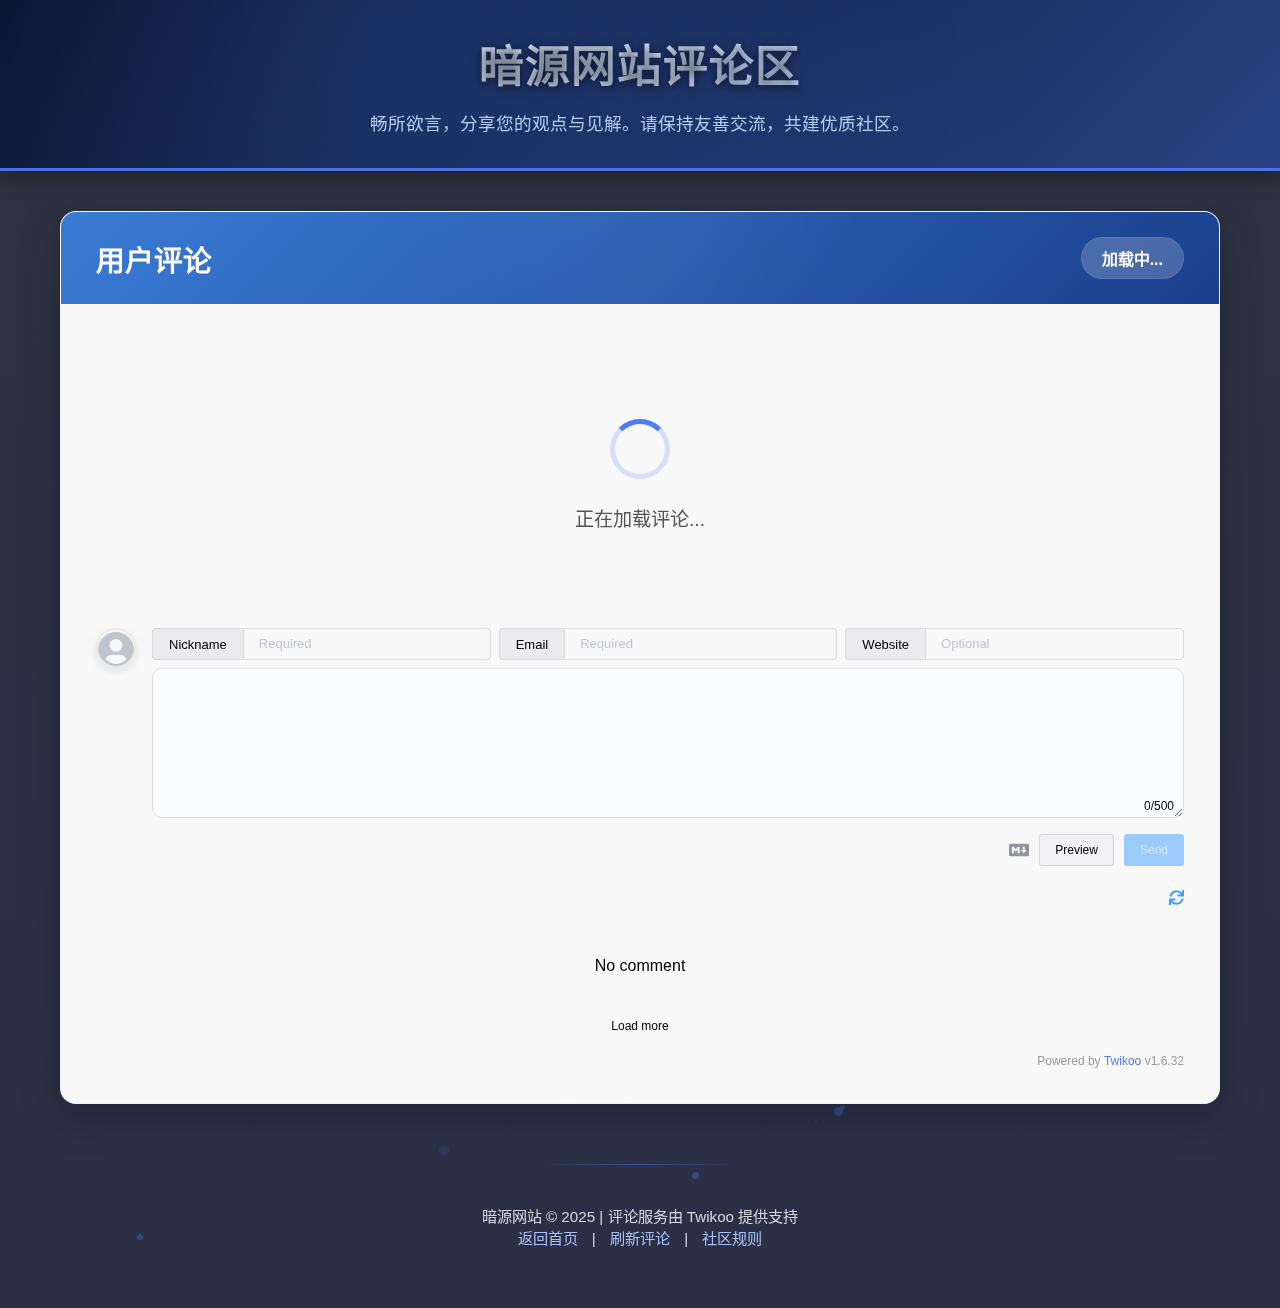
<file: comments/comments.html>
<!DOCTYPE html>
<html lang="zh-CN">
  <head>
    <meta charset="UTF-8" />
    <meta name="viewport" content="width=device-width, initial-scale=1.0" />
    <title>暗源网站评论区</title>
    <link
      rel="Shortcut Icon"
      href="https://tuchuang.xkyfzs.top/img/favicon.png"
      type="image/x-icon"
    />
    <style>
      * {
        margin: 0;
        padding: 0;
        box-sizing: border-box;
        font-family: "Segoe UI", "Microsoft YaHei", sans-serif;
      }

      body {
        background: linear-gradient(
            rgba(10, 15, 30, 0.85),
            rgba(20, 25, 50, 0.9)
          ),
          url("https://images.unsplash.com/photo-1451187580459-43490279c0fa?ixlib=rb-4.0.3&ixid=M3wxMjA3fDB8MHxwaG90by1wYWdlfHx8fGVufDB8fHx8fA%3D%3D&auto=format&fit=crop&w=2072&q=80")
            no-repeat center center fixed;
        background-size: cover;
        min-height: 100vh;
        position: relative;
        padding-bottom: 40px;
      }

      .header-container {
        padding: 30px 20px;
        text-align: center;
        background: linear-gradient(
          135deg,
          rgba(0, 10, 30, 0.9) 0%,
          rgba(40, 70, 140, 0.9) 100%
        );
        border-bottom: 3px solid rgba(80, 123, 249, 0.9);
        box-shadow: 0 5px 20px rgba(0, 0, 0, 0.4);
        margin-bottom: 40px;
        position: relative;
        overflow: hidden;
      }

      /* 添加微妙的动态效果 */
      .header-container::before {
        content: "";
        position: absolute;
        top: 0;
        left: 0;
        width: 100%;
        height: 100%;
        background: radial-gradient(
          circle at 30% 20%,
          rgba(80, 123, 249, 0.2) 0%,
          transparent 70%
        );
        z-index: 0;
      }

      h1 {
        font-size: 2.8rem;
        color: #ffffff;
        text-shadow: 0 2px 10px rgba(0, 0, 0, 0.6);
        letter-spacing: 1px;
        margin-bottom: 15px;
        position: relative;
        z-index: 1;
        background: linear-gradient(to right, #ffffff, #a8c6ff);
        -webkit-background-clip: text;
        background-clip: text;
        color: transparent;
        font-weight: 700;
      }

      .subtitle {
        color: rgba(200, 220, 255, 0.9);
        font-size: 1.1rem;
        max-width: 600px;
        margin: 0 auto;
        line-height: 1.6;
        position: relative;
        z-index: 1;
      }

      .content-wrapper {
        max-width: 1200px;
        margin: 0 auto;
        padding: 0 20px;
      }

      .comments-container {
        background-color: rgba(255, 255, 255, 0.97);
        border-radius: 16px;
        box-shadow: 0 12px 40px rgba(0, 0, 0, 0.25);
        overflow: hidden;
        border: 1px solid rgba(212, 237, 255, 0.3);
        transition: all 0.3s ease;
        backdrop-filter: blur(5px);
      }

      .comments-container:hover {
        box-shadow: 0 18px 50px rgba(0, 0, 0, 0.3);
        transform: translateY(-3px);
      }

      .comments-header {
        background: linear-gradient(135deg, #3a7bd5 0%, #1a3f8c 100%);
        color: white;
        padding: 25px 35px;
        display: flex;
        justify-content: space-between;
        align-items: center;
        position: relative;
        overflow: hidden;
      }

      .comments-header::before {
        content: "";
        position: absolute;
        top: -50%;
        right: -50%;
        width: 200%;
        height: 200%;
        background: radial-gradient(
          circle,
          rgba(255, 255, 255, 0.1) 1%,
          transparent 20%
        );
        opacity: 0.3;
        z-index: 0;
      }

      .comments-header h2 {
        font-size: 1.8rem;
        font-weight: 600;
        position: relative;
        z-index: 1;
      }

      .comment-count {
        background: rgba(255, 255, 255, 0.2);
        padding: 8px 20px;
        border-radius: 25px;
        font-weight: 600;
        backdrop-filter: blur(5px);
        border: 1px solid rgba(255, 255, 255, 0.1);
        position: relative;
        z-index: 1;
        transition: all 0.3s ease;
      }

      .comment-count:hover {
        background: rgba(255, 255, 255, 0.3);
        transform: scale(1.05);
      }

      .comments-body {
        padding: 35px;
        min-height: 400px;
      }

      /* Twikoo 自定义样式 */
      .twikoo .tk-submit .el-textarea__inner {
        min-height: 150px !important;
        border-radius: 10px !important;
        border: 1px solid #ddd !important;
        padding: 18px !important;
        font-size: 16px !important;
        transition: all 0.3s !important;
        background-color: rgba(250, 252, 255, 0.9) !important;
      }

      .twikoo .tk-submit .el-textarea__inner:focus {
        border-color: #507bf9 !important;
        box-shadow: 0 0 0 3px rgba(80, 123, 249, 0.15) !important;
        outline: none !important;
        background-color: white !important;
      }

      .twikoo .tk-submit .tk-row-actions {
        margin-top: 25px;
      }

      .twikoo .tk-action-icon {
        color: #507bf9 !important;
        transition: all 0.2s !important;
      }

      .twikoo .tk-action-icon:hover {
        color: #3a5fd9 !important;
        transform: scale(1.1);
      }

      .twikoo .tk-avatar {
        border-radius: 50% !important;
        border: 2px solid #eaeaea !important;
        box-shadow: 0 3px 8px rgba(0, 0, 0, 0.1) !important;
        transition: all 0.3s !important;
      }

      .twikoo .tk-avatar:hover {
        transform: scale(1.05);
        box-shadow: 0 5px 15px rgba(0, 0, 0, 0.15) !important;
      }

      /* 加载状态 */
      .loading {
        display: flex;
        flex-direction: column;
        align-items: center;
        justify-content: center;
        padding: 80px 20px;
      }

      .spinner {
        width: 60px;
        height: 60px;
        border: 5px solid rgba(80, 123, 249, 0.2);
        border-radius: 50%;
        border-top-color: #507bf9;
        animation: spin 1.2s cubic-bezier(0.68, -0.55, 0.27, 1.55) infinite;
        margin-bottom: 25px;
      }

      @keyframes spin {
        to {
          transform: rotate(360deg);
        }
      }

      .loading-text {
        color: #555;
        font-size: 1.2rem;
        font-weight: 500;
      }

      /* 链接样式 */
      a {
        text-decoration: none;
        color: #507bf9;
        transition: all 0.2s ease;
        font-weight: 500;
        position: relative;
      }

      a:hover {
        color: #3a5fd9;
      }

      a::after {
        content: "";
        position: absolute;
        bottom: -2px;
        left: 0;
        width: 0;
        height: 2px;
        background: linear-gradient(to right, #507bf9, #3a5fd9);
        transition: width 0.3s ease;
      }

      a:hover::after {
        width: 100%;
      }

      /* 响应式设计 */
      @media (max-width: 768px) {
        h1 {
          font-size: 2.2rem;
        }

        .comments-header {
          padding: 18px 25px;
          flex-direction: column;
          align-items: flex-start;
        }

        .comment-count {
          margin-top: 12px;
          align-self: flex-end;
        }

        .comments-body {
          padding: 25px 18px;
        }

        .header-container {
          padding: 25px 15px;
          margin-bottom: 30px;
        }

        .content-wrapper {
          padding: 0 15px;
        }
      }

      @media (max-width: 480px) {
        h1 {
          font-size: 1.8rem;
        }

        .subtitle {
          font-size: 0.95rem;
        }

        .comments-header h2 {
          font-size: 1.5rem;
        }

        .comments-body {
          padding: 20px 15px;
        }
      }

      .footer {
        text-align: center;
        padding: 40px 20px 20px;
        color: rgba(255, 255, 255, 0.8);
        font-size: 0.95rem;
        margin-top: 60px;
        position: relative;
      }

      .footer::before {
        content: "";
        position: absolute;
        top: 0;
        left: 50%;
        transform: translateX(-50%);
        width: 200px;
        height: 1px;
        background: linear-gradient(
          to right,
          transparent,
          rgba(80, 123, 249, 0.5),
          transparent
        );
      }

      .footer a {
        color: rgba(180, 200, 255, 0.95);
        margin: 0 10px;
      }

      .footer a:hover {
        color: #fff;
      }

      .back-to-top {
        position: fixed;
        bottom: 40px;
        right: 40px;
        background: linear-gradient(135deg, #507bf9, #3a5fd9);
        color: white;
        width: 55px;
        height: 55px;
        border-radius: 50%;
        display: flex;
        align-items: center;
        justify-content: center;
        font-size: 1.5rem;
        box-shadow: 0 6px 20px rgba(80, 123, 249, 0.5);
        cursor: pointer;
        transition: all 0.3s ease;
        opacity: 0;
        visibility: hidden;
        z-index: 100;
        border: none;
        outline: none;
      }

      .back-to-top.visible {
        opacity: 1;
        visibility: visible;
      }

      .back-to-top:hover {
        background: linear-gradient(135deg, #3a5fd9, #2a4fc9);
        transform: translateY(-5px) scale(1.1);
        box-shadow: 0 10px 25px rgba(80, 123, 249, 0.6);
      }

      /* 粒子背景效果 */
      .particles {
        position: fixed;
        top: 0;
        left: 0;
        width: 100%;
        height: 100%;
        z-index: -1;
        pointer-events: none;
      }

      .particle {
        position: absolute;
        background: rgba(80, 123, 249, 0.2);
        border-radius: 50%;
        animation: float 15s infinite linear;
      }

      @keyframes float {
        0% {
          transform: translateY(0) rotate(0deg);
          opacity: 0;
        }
        10% {
          opacity: 1;
        }
        90% {
          opacity: 1;
        }
        100% {
          transform: translateY(-1000px) rotate(720deg);
          opacity: 0;
        }
      }
    </style>
  </head>
  <body>
    <!-- 粒子背景效果 -->
    <div class="particles" id="particles"></div>

    <div class="header-container">
      <h1>暗源网站评论区</h1>
      <p class="subtitle">
        畅所欲言，分享您的观点与见解。请保持友善交流，共建优质社区。
      </p>
    </div>

    <div class="content-wrapper">
      <div class="comments-container">
        <div class="comments-header">
          <h2>用户评论</h2>
          <div class="comment-count" id="comment-count">加载中...</div>
        </div>
        <div class="comments-body">
          <!-- 加载状态 -->
          <div class="loading" id="loading">
            <div class="spinner"></div>
            <p class="loading-text">正在加载评论...</p>
          </div>

          <!-- Twikoo 评论容器 -->
          <div id="tcomment"></div>
        </div>
      </div>
    </div>

    <div class="footer">
      <p>暗源网站 &copy; 2025 | 评论服务由 Twikoo 提供支持</p>
      <p>
        <a href="#" id="back-home">返回首页</a> |
        <a href="#" id="refresh-comments">刷新评论</a> |
        <a href="#" id="rules-link">社区规则</a>
      </p>
    </div>

    <!-- 返回顶部按钮 -->
    <button class="back-to-top" id="backToTop">↑</button>

    <!-- Twikoo 脚本 -->
    <script src="twikoo.all.min.js"></script>
    <script>
      // 创建粒子背景效果
      function createParticles() {
        const particlesContainer = document.getElementById("particles");
        const particleCount = 30;

        for (let i = 0; i < particleCount; i++) {
          const particle = document.createElement("div");
          particle.classList.add("particle");

          // 随机大小
          const size = Math.random() * 8 + 2;
          particle.style.width = `${size}px`;
          particle.style.height = `${size}px`;

          // 随机位置
          particle.style.left = `${Math.random() * 100}%`;
          particle.style.top = `${Math.random() * 100 + 100}%`;

          // 随机动画延迟和持续时间
          const delay = Math.random() * 5;
          const duration = Math.random() * 10 + 15;
          particle.style.animationDelay = `${delay}s`;
          particle.style.animationDuration = `${duration}s`;

          // 随机颜色
          const opacity = Math.random() * 0.3 + 0.1;
          particle.style.backgroundColor = `rgba(80, 123, 249, ${opacity})`;

          particlesContainer.appendChild(particle);
        }
      }

      // 初始化 Twikoo 评论系统
      function initTwikoo() {
        const loadingElement = document.getElementById("loading");

        twikoo
          .init({
            envId: "https://twikoo.xkyfzs.top/",
            el: "#tcomment",
            onCommentLoaded: function () {
              // 评论加载完成后隐藏加载动画
              if (loadingElement) {
                loadingElement.style.display = "none";
              }

              // 更新评论数量
              updateCommentCount();
            },
          })
          .then(() => {
            console.log("Twikoo 评论系统初始化成功");
          })
          .catch((error) => {
            console.error("Twikoo 初始化失败:", error);
            if (loadingElement) {
              loadingElement.innerHTML = `
                        <div style="text-align: center; color: #e74c3c;">
                            <p style="font-size: 1.2rem; margin-bottom: 10px;">评论加载失败</p>
                            <p>请检查网络连接或稍后重试</p>
                            <button id="retry-btn" style="margin-top: 15px; padding: 10px 25px; background: linear-gradient(135deg, #507bf9, #3a5fd9); color: white; border: none; border-radius: 8px; cursor: pointer; font-weight: 500;">重新加载</button>
                        </div>
                    `;

              document
                .getElementById("retry-btn")
                .addEventListener("click", function () {
                  location.reload();
                });
            }
          });
      }

      // 更新评论数量
      function updateCommentCount() {
        const commentElements = document.querySelectorAll(".tk-comment");
        const count = commentElements.length;
        const countElement = document.getElementById("comment-count");

        if (countElement) {
          countElement.textContent =
            count === 0 ? "暂无评论" : `${count} 条评论`;
          countElement.style.background =
            count > 0
              ? "linear-gradient(135deg, rgba(255,255,255,0.25), rgba(255,255,255,0.15))"
              : "rgba(255, 255, 255, 0.2)";
        }
      }

      // 返回顶部功能
      const backToTopBtn = document.getElementById("backToTop");

      window.addEventListener("scroll", function () {
        if (window.pageYOffset > 300) {
          backToTopBtn.classList.add("visible");
        } else {
          backToTopBtn.classList.remove("visible");
        }
      });

      backToTopBtn.addEventListener("click", function () {
        window.scrollTo({
          top: 0,
          behavior: "smooth",
        });
      });

      // 刷新评论功能
      document
        .getElementById("refresh-comments")
        .addEventListener("click", function (e) {
          e.preventDefault();
          const loadingElement = document.getElementById("loading");
          if (loadingElement) {
            loadingElement.style.display = "flex";
          }
          location.reload();
        });

      // 返回首页功能
      document
        .getElementById("back-home")
        .addEventListener("click", function (e) {
          e.preventDefault();
          // 返回首页功能跳转地址
          window.location.href = "/index.html";
        });

      // 社区规则链接
      document
        .getElementById("rules-link")
        .addEventListener("click", function (e) {
          e.preventDefault();
          alert(
            "社区规则：\n\n1. 尊重他人，友善交流\n2. 禁止发布违法、违规内容\n3. 禁止恶意攻击、人身攻击\n4. 禁止发布广告、垃圾信息\n5. 保护个人隐私，不泄露他人信息"
          );
        });

      // 页面加载完成后初始化
      document.addEventListener("DOMContentLoaded", function () {
        // 创建粒子背景
        createParticles();

        // 初始化 Twikoo
        initTwikoo();

        // 延迟更新评论数量（等待Twikoo完全加载）
        setTimeout(updateCommentCount, 2000);

        // 添加页面加载动画
        document.body.style.opacity = "0";
        document.body.style.transition = "opacity 0.5s ease";

        setTimeout(() => {
          document.body.style.opacity = "1";
        }, 100);
      });
    </script>
  </body>
</html>
</file>
<file: css/beian.css>
:root {
  /* 颜色变量 */
  --record-text-color: #666;
  --record-hover-color: #1890ff;
  --record-border-color: #eee;
  --record-bg-color: #f9f9f9;
  --record-separator-color: #ddd;
  --record-copyright-color: #999;

  /* 间距变量 */
  --record-container-padding: 20px;
  --record-link-margin: 0 12px;
  --record-link-padding: 4px 0;
  --record-line-height: 1.6;

  /* 字体大小变量 */
  --record-font-size-base: 14px;
  --record-font-size-small: 12px;
  --record-font-size-xsmall: 11px;

  /* 图标大小 */
  --record-icon-size: 16px;
}

/* ===== 备案容器基础样式 ===== */
#record-container {
  width: 100%;
  max-width: 1200px;
  margin: 0 auto;
  padding: var(--record-container-padding);
  box-sizing: border-box;
  font-family: -apple-system, BlinkMacSystemFont, "Segoe UI", "PingFang SC",
    "Hiragino Sans GB", "Microsoft YaHei", "Helvetica Neue", Helvetica, Arial,
    sans-serif;
  line-height: var(--record-line-height);
  -webkit-font-smoothing: antialiased;
  -moz-osx-font-smoothing: grayscale;
}

/* ===== 版权信息样式 ===== */
.record-copyright {
  display: block;
  text-align: center;
  color: var(--record-copyright-color);
  font-size: var(--record-font-size-small);
  margin-bottom: 12px;
  padding-bottom: 12px;
  border-bottom: 1px solid var(--record-border-color);
}

/* ===== 备案链接容器 ===== */
.record-links-wrapper {
  display: flex;
  flex-wrap: wrap;
  justify-content: center;
  align-items: center;
  gap: 8px;
  margin: 0 auto;
}

/* ===== 备案链接基础样式 ===== */
.record-link {
  display: inline-flex;
  align-items: center;
  color: var(--record-text-color);
  text-decoration: none;
  font-size: var(--record-font-size-base);
  padding: var(--record-link-padding);
  transition: all 0.3s cubic-bezier(0.4, 0, 0.2, 1);
  position: relative;
  white-space: nowrap;
}

/* 链接悬停效果 */
.record-link:hover {
  color: var(--record-hover-color);
  transform: translateY(-1px);
}

.record-link:hover::after {
  content: "";
  position: absolute;
  bottom: 0;
  left: 0;
  width: 100%;
  height: 2px;
  background: linear-gradient(90deg, var(--record-hover-color), transparent);
  animation: underline-slide 0.3s ease;
}

@keyframes underline-slide {
  from {
    width: 0;
  }
  to {
    width: 100%;
  }
}

/* ===== 图标样式 ===== */
.record-icon {
  display: inline-block;
  width: var(--record-icon-size);
  height: var(--record-icon-size);
  margin-right: 6px;
  flex-shrink: 0;
  vertical-align: middle;
}

/* 工信部图标 */
.icon-icp {
  background: url('data:image/svg+xml,<svg xmlns="http://www.w3.org/2000/svg" viewBox="0 0 24 24" fill="%23555555"><path d="M12 2C6.48 2 2 6.48 2 12s4.48 10 10 10 10-4.48 10-10S17.52 2 12 2zm-2 15l-5-5 1.41-1.41L10 14.17l7.59-7.59L19 8l-9 9z"/></svg>')
    no-repeat center;
  background-size: contain;
}

/* 公安图标 */
.icon-gongan {
  background: url('data:image/svg+xml,<svg xmlns="http://www.w3.org/2000/svg" viewBox="0 0 24 24" fill="%23d9534f"><path d="M12 1L3 5v6c0 5.55 3.84 10.74 9 12 5.16-1.26 9-6.45 9-12V5l-9-4zm0 10.99h7c-.53 4.12-3.28 7.79-7 8.94V12H5V6.3l7-3.11v8.8z"/></svg>')
    no-repeat center;
  background-size: contain;
}

/* 网信办图标 */
.icon-cyberspace {
  background: url('data:image/svg+xml,<svg xmlns="http://www.w3.org/2000/svg" viewBox="0 0 24 24" fill="%233788ff"><path d="M20 4H4c-1.1 0-1.99.9-1.99 2L2 18c0 1.1.9 2 2 2h16c1.1 0 2-.9 2-2V6c0-1.1-.9-2-2-2zm-5 14H4v-4h11v4zm0-5H4V9h11v4zm5 5h-4V9h4v9z"/></svg>')
    no-repeat center;
  background-size: contain;
}

/* 分隔符样式 */
.record-separator {
  color: var(--record-separator-color);
  margin: 0 8px;
  user-select: none;
  font-weight: 300;
}

/* 说明文字 */
.record-notice {
  text-align: center;
  color: var(--record-copyright-color);
  font-size: var(--record-font-size-xsmall);
  margin-top: 15px;
  padding-top: 15px;
  border-top: 1px dashed var(--record-border-color);
  line-height: 1.4;
}

/* 响应式 */

/* 超大桌面屏幕 (1440px以上) */
@media (min-width: 1440px) {
  :root {
    --record-container-padding: 30px 40px;
    --record-font-size-base: 15px;
    --record-icon-size: 18px;
  }

  .record-links-wrapper {
    gap: 12px;
  }
}

/* 桌面屏幕 (1024px-1439px) */
@media (max-width: 1439px) and (min-width: 1024px) {
  :root {
    --record-container-padding: 25px 30px;
  }

  .record-links-wrapper {
    gap: 10px;
  }
}

/* 平板横屏 (768px-1023px) */
@media (max-width: 1023px) and (min-width: 768px) {
  :root {
    --record-container-padding: 20px 25px;
    --record-font-size-base: 13px;
    --record-font-size-small: 12px;
    --record-icon-size: 14px;
  }

  .record-links-wrapper {
    gap: 6px;
  }

  .record-separator {
    margin: 0 6px;
  }

  .record-link:hover {
    transform: none; /* 平板设备禁用悬移动画 */
  }
}

/* === 平板竖屏 / 大手机 (576px-767px) === */
@media (max-width: 767px) and (min-width: 576px) {
  :root {
    --record-container-padding: 15px 20px;
    --record-font-size-base: 12px;
    --record-font-size-small: 11px;
    --record-font-size-xsmall: 10px;
    --record-icon-size: 13px;
  }

  .record-links-wrapper {
    flex-direction: row;
    flex-wrap: wrap;
    justify-content: center;
    gap: 8px;
  }

  .record-link {
    padding: 3px 6px;
    background: rgba(0, 0, 0, 0.02);
    border-radius: 4px;
    border: 1px solid rgba(0, 0, 0, 0.05);
  }

  .record-separator {
    display: none; /* 在小屏幕隐藏分隔符 */
  }

  .record-copyright {
    border-bottom: none;
    margin-bottom: 8px;
  }
}

/* 手机屏幕 (375px-575px) */
@media (max-width: 575px) and (min-width: 375px) {
  :root {
    --record-container-padding: 12px 15px;
    --record-font-size-base: 11px;
    --record-font-size-small: 10px;
    --record-font-size-xsmall: 9px;
    --record-icon-size: 12px;
    --record-link-margin: 4px;
  }

  .record-links-wrapper {
    flex-direction: column; /* 垂直排列 */
    align-items: center;
    gap: 6px;
  }

  .record-link {
    width: 100%;
    max-width: 280px;
    justify-content: center;
    padding: 8px 10px;
    margin: 2px 0;
    background: var(--record-bg-color);
    border-radius: 6px;
    box-shadow: 0 1px 3px rgba(0, 0, 0, 0.05);
  }

  .record-icon {
    margin-right: 8px;
    width: 14px;
    height: 14px;
  }

  .record-copyright {
    font-size: 10px;
    margin-bottom: 10px;
    padding-bottom: 10px;
  }

  .record-notice {
    margin-top: 12px;
    padding-top: 12px;
    line-height: 1.3;
  }
}

/* 小手机屏幕 (374px以下) */
@media (max-width: 374px) {
  :root {
    --record-container-padding: 10px 12px;
    --record-font-size-base: 10px;
    --record-font-size-small: 9px;
    --record-font-size-xsmall: 8px;
    --record-icon-size: 11px;
  }

  .record-link {
    max-width: 250px;
    padding: 6px 8px;
    font-size: 10px;
  }

  .record-icon {
    width: 12px;
    height: 12px;
    margin-right: 6px;
  }

  .record-copyright {
    font-size: 9px;
    margin-bottom: 8px;
  }

  .record-notice {
    font-size: 8px;
    margin-top: 10px;
    padding-top: 10px;
    line-height: 1.2;
  }
}

/* 超小屏幕设备（智能手表等） */
@media (max-width: 320px) {
  :root {
    --record-container-padding: 8px 10px;
  }

  .record-link {
    max-width: 220px;
    padding: 5px 6px;
    font-size: 9px;
  }

  .record-icon {
    width: 10px;
    height: 10px;
    margin-right: 4px;
  }

  .record-copyright,
  .record-notice {
    word-break: break-word;
    overflow-wrap: break-word;
  }
}

/* 横屏模式优化 */
@media (max-height: 500px) and (orientation: landscape) {
  #record-container {
    padding: 10px 15px;
  }

  .record-links-wrapper {
    flex-direction: row;
    flex-wrap: wrap;
  }

  .record-link {
    margin: 2px 4px;
    padding: 3px 6px;
  }
}

/* 触摸设备优化 */
@media (hover: none) and (pointer: coarse) {
  .record-link {
    min-height: 44px; /* 触摸设备最小点击区域 */
    min-width: 44px;
    display: inline-flex;
    align-items: center;
    justify-content: center;
  }

  .record-link:active {
    background-color: rgba(24, 144, 255, 0.1);
    transform: scale(0.98);
  }

  .record-link:hover::after {
    display: none; /* 触摸设备禁用悬停下划线动画 */
  }
}

/* ===== 打印样式 ===== */
@media print {
  #record-container {
    padding: 10px 0;
    border-top: 2px solid #000;
  }

  .record-link {
    color: #000 !important;
    text-decoration: none !important;
    font-size: 10pt !important;
  }

  .record-icon {
    filter: grayscale(100%);
  }

  .record-notice {
    display: none; /* 打印时隐藏说明文字 */
  }
}

/* 暗色模式 */
@media (prefers-color-scheme: dark) {
  :root {
    --record-text-color: #aaa;
    --record-hover-color: #58a6ff;
    --record-border-color: #444;
    --record-bg-color: rgba(255, 255, 255, 0.05);
    --record-separator-color: #555;
    --record-copyright-color: #888;
  }

  .record-link {
    background: rgba(255, 255, 255, 0.03);
  }

  .record-link:hover {
    background: rgba(255, 255, 255, 0.08);
  }

  /* 更新图标颜色 */
  .icon-icp {
    background: url('data:image/svg+xml,<svg xmlns="http://www.w3.org/2000/svg" viewBox="0 0 24 24" fill="%23aaaaaa"><path d="M12 2C6.48 2 2 6.48 2 12s4.48 10 10 10 10-4.48 10-10S17.52 2 12 2zm-2 15l-5-5 1.41-1.41L10 14.17l7.59-7.59L19 8l-9 9z"/></svg>')
      no-repeat center;
  }
}

/* 减少动画（无障碍支持） */
@media (prefers-reduced-motion: reduce) {
  .record-link,
  .record-link:hover {
    transition: none;
    animation: none;
  }

  .record-link:hover::after {
    animation: none;
  }
}

/* 高对比度模式 */
@media (prefers-contrast: high) {
  .record-link {
    border: 1px solid currentColor;
  }

  .record-link:hover {
    background: yellow;
    color: black;
  }
}
</file>
